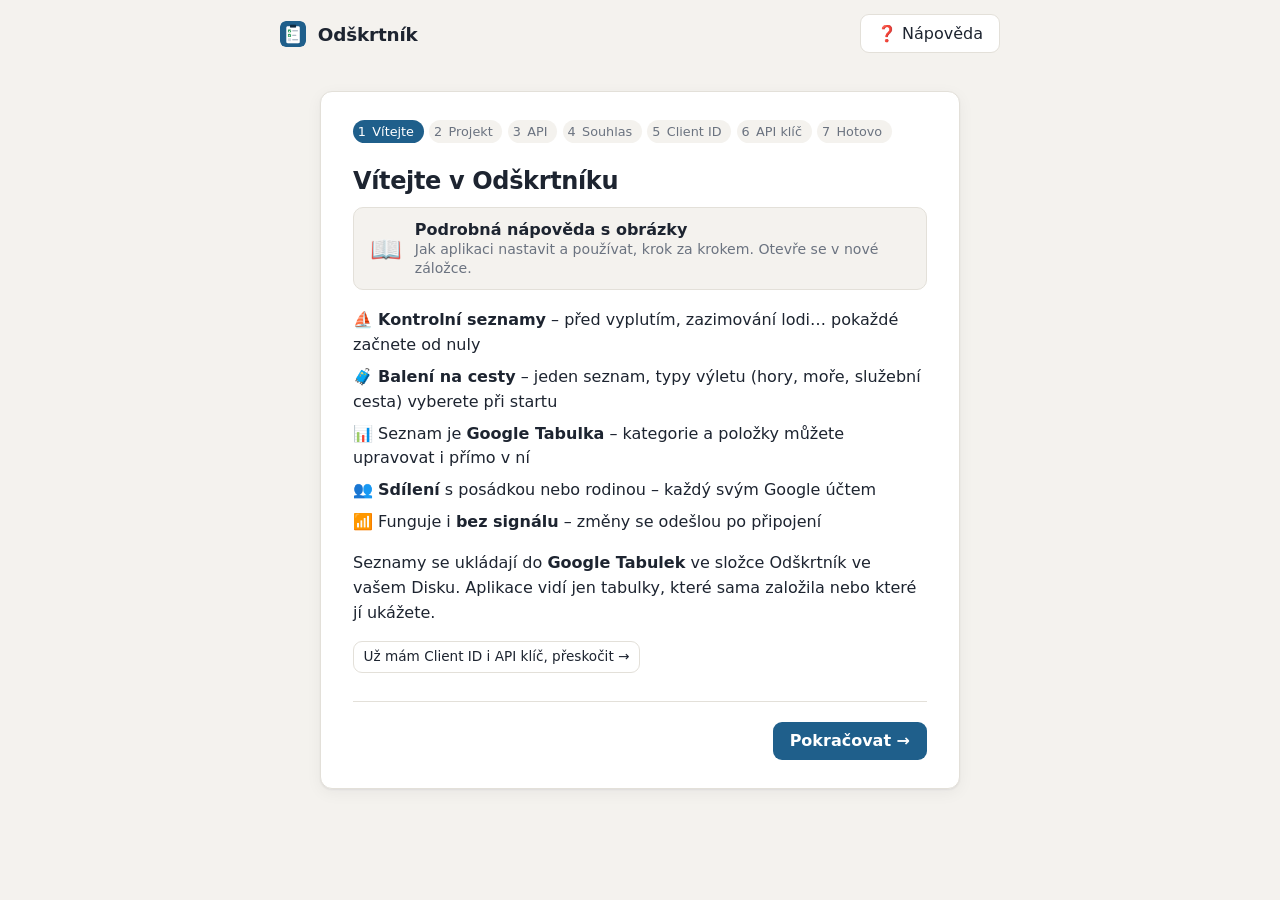
<file: index.html>
<!DOCTYPE html>
<html lang="cs">
<head>
  <meta charset="utf-8">
  <meta name="viewport" content="width=device-width, initial-scale=1, viewport-fit=cover">
  <title>Odškrtník</title>
  <link rel="icon" type="image/png" sizes="32x32" href="icons/favicon-32.png">
  <link rel="manifest" href="manifest.webmanifest">
  <meta name="theme-color" content="#1f5f8b">
  <meta name="description" content="Zaškrtávací seznamy v Google Tabulkách – kontrola před vyplutím, zazimování, balení na cesty.">
  <link rel="apple-touch-icon" href="icons/apple-touch-icon.png">
  <meta name="apple-mobile-web-app-capable" content="yes">
  <meta name="mobile-web-app-capable" content="yes">
  <meta name="apple-mobile-web-app-title" content="Odškrtník">
  <link rel="stylesheet" href="styles.css?v=20261110-1119">
</head>
<body>
  <header class="topbar">
    <a class="brand" href="./" id="brand"><img class="logo" src="icons/icon-192.png" alt="" width="26" height="26"> Odškrtník</a>
    <nav class="top-actions">
      <button id="btn-install-top" class="ghost" hidden title="Nainstalovat jako aplikaci">📲<span class="lbl"> Nainstalovat</span></button>
      <button id="btn-settings" class="ghost" title="Nastavení">⚙︎<span class="lbl"> Nastavení</span></button>
      <a id="btn-help" class="btn ghost" href="help.html" target="_blank" rel="noopener" title="Nápověda">❓<span class="lbl">Nápověda</span></a>
    </nav>
  </header>

  <main>
    <section id="view-file" class="card narrow" hidden>
      <h1>Otevřete aplikaci přes web nebo start.cmd</h1>
      <p>Google přihlášení nefunguje u stránky otevřené přímo ze souboru. Použijte
         <a href="https://n-yachts.github.io/odskrtnik/">n-yachts.github.io/odskrtnik</a>,
         nebo spusťte <code>start.cmd</code> ve složce projektu (otevře se <code>http://localhost:8082</code>).</p>
    </section>

    <!-- Průvodce prvním spuštěním -->
    <section id="view-setup" class="card narrow" hidden>
      <div class="steps" id="setup-steps"></div>
      <div id="setup-body"></div>
      <div class="wizard-nav">
        <button id="setup-back" class="ghost">← Zpět</button>
        <button id="setup-next" class="primary">Pokračovat →</button>
      </div>
    </section>

    <!-- Přihlášení -->
    <section id="view-signin" class="card narrow center" hidden>
      <h1>Přihlášení</h1>
      <p class="muted">Odškrtník ukládá seznamy do Google Tabulek ve vašem Disku. Vidí jen tabulky,
        které sám založil nebo které mu ukážete – ostatní soubory ne.</p>
      <button id="btn-signin" class="primary big">Přihlásit se přes Google</button>
      <p class="hint">Pokud uvidíte „Google tuto aplikaci neověřil“, klikněte na <b>Pokračovat</b>
         (případně <b>Rozšířené</b> → <b>Přejít na …</b>). Je to vaše vlastní aplikace.</p>
      <p class="hint"><a href="help.html#prihlaseni" target="_blank" rel="noopener">📖 Nápověda k přihlášení</a></p>
    </section>

    <!-- Přehled seznamů -->
    <section id="view-lists" hidden>
      <div class="lists-head">
        <h1>Moje seznamy</h1>
        <div class="row-actions">
          <button id="btn-open-shared" class="ghost">📥 Otevřít sdílený</button>
          <button id="btn-new-list" class="primary">+ Nový seznam</button>
        </div>
      </div>
      <div id="lists" class="lists"></div>
    </section>

    <!-- Zpřístupnění seznamu z odkazu -->
    <section id="view-grant" class="card narrow center" hidden>
      <h1>📥 Sdílený seznam</h1>
      <p>Někdo s vámi sdílí seznam. Aby ho Odškrtník mohl otevřít, potvrďte ho jednou
         v okně Google Disku: seznam vyberte a klikněte na <b>Vybrat</b>.</p>
      <button id="btn-grant" class="primary big">Zpřístupnit seznam</button>
      <p><button id="btn-grant-cancel" class="ghost">Zpět na moje seznamy</button></p>
      <p class="hint">Seznam nevidíte? Zkontrolujte, že jste přihlášeni stejným účtem, se kterým byl seznam sdílen.</p>
    </section>

    <!-- Jeden seznam -->
    <section id="view-list" hidden>
      <div class="list-head">
        <button id="btn-back" class="ghost icon-btn" title="Zpět na seznamy">←</button>
        <div class="list-title">
          <h1 id="list-name"></h1>
          <div id="sync" class="sync"></div>
        </div>
        <button id="btn-share" class="ghost">👥<span class="lbl"> Sdílet</span></button>
        <button id="btn-list-menu" class="ghost icon-btn" title="Další možnosti">⋯</button>
      </div>

      <div id="run" class="run"></div>
      <div id="edit-bar" class="edit-bar" hidden>
        <span>✏️ <b>Úpravy seznamu</b> <span class="muted">– klepnutím položku upravíte, šipkami změníte pořadí</span></span>
        <span class="spacer"></span>
        <button id="btn-add-item" class="ghost">+ Položka</button>
        <button id="btn-edit-done" class="primary">Hotovo</button>
      </div>
      <div id="items" class="items"></div>
    </section>

    <div id="loading" class="loading" hidden><div class="spinner"></div></div>
  </main>

  <!-- Nový průchod (vynulování) -->
  <dialog id="dlg-run">
    <form id="form-run" method="dialog" class="dlg-pad">
      <h2>↺ Začít znovu</h2>
      <p class="hint" id="run-intro">Všechna zatržítka se vynulují.</p>
      <div id="run-types-wrap">
        <h3 class="sub">Na co se chystáte?</h3>
        <div class="chips" id="run-types"></div>
        <p class="hint">Vyberte jeden nebo víc typů. Položky bez typu jsou v seznamu vždy.</p>
      </div>
      <label>Název (nepovinné) <input name="title" maxlength="60" placeholder="např. Krkonoše – leden"></label>
      <p id="run-summary" class="run-summary"></p>
      <div class="dlg-actions">
        <span class="spacer"></span>
        <button type="button" class="ghost" data-close>Zrušit</button>
        <button type="submit" class="primary">Začít</button>
      </div>
    </form>
  </dialog>

  <!-- Přidání / úprava položky -->
  <dialog id="dlg-item">
    <form id="form-item" method="dialog" class="dlg-pad">
      <h2 id="item-dlg-title">Upravit položku</h2>
      <label>Položka <input name="name" required maxlength="100"></label>
      <label>Kategorie <input name="cat" list="cat-list" maxlength="40" placeholder="např. Motor, Oblečení" autocomplete="off"></label>
      <datalist id="cat-list"></datalist>
      <label>Typy <input name="types" maxlength="100" placeholder="prázdné = vždy; např. hory, moře" autocomplete="off"></label>
      <div class="chips type-pick" id="item-types"></div>
      <label>Poznámka <input name="note" maxlength="160" placeholder="např. kde to je, kolik kusů…"></label>
      <p id="item-meta" class="hint"></p>
      <div class="dlg-actions">
        <button type="button" id="btn-item-delete" class="danger">Smazat</button>
        <span class="spacer"></span>
        <button type="button" class="ghost" data-close>Zrušit</button>
        <button type="submit" class="primary" id="btn-item-save">Uložit</button>
      </div>
    </form>
  </dialog>

  <!-- Nový / přejmenovat seznam -->
  <dialog id="dlg-list">
    <form id="form-list" method="dialog" class="dlg-pad">
      <h2 id="list-dlg-title">Nový seznam</h2>
      <div id="template-wrap">
        <h3 class="sub">Začít z předlohy</h3>
        <div class="templates" id="templates"></div>
      </div>
      <label>Název <input name="name" required maxlength="40" placeholder="např. Před vyplutím"></label>
      <div class="dlg-actions">
        <span class="spacer"></span>
        <button type="button" class="ghost" data-close>Zrušit</button>
        <button type="submit" class="primary" id="btn-list-save">Vytvořit</button>
      </div>
    </form>
  </dialog>

  <!-- Další možnosti seznamu -->
  <dialog id="dlg-menu">
    <div class="dlg-pad">
      <h2 id="menu-title">Seznam</h2>
      <div class="menu">
        <button id="m-edit" class="ghost">✏️ Upravit položky</button>
        <button id="m-history" class="ghost">📜 Historie průchodů</button>
        <button id="m-rename" class="ghost">🏷️ Přejmenovat</button>
        <button id="m-sheet" class="ghost">📊 Otevřít v Google Tabulkách</button>
        <button id="m-delete" class="danger">🗑️ Smazat seznam</button>
      </div>
      <div class="dlg-actions"><span class="spacer"></span><button class="primary" data-close>Zavřít</button></div>
    </div>
  </dialog>

  <!-- Historie -->
  <dialog id="dlg-history">
    <div class="dlg-pad">
      <h2>📜 Historie průchodů</h2>
      <ul id="history" class="history"></ul>
      <div class="dlg-actions"><span class="spacer"></span><button class="primary" data-close>Zavřít</button></div>
    </div>
  </dialog>

  <!-- Sdílení -->
  <dialog id="dlg-share">
    <form id="form-share" method="dialog" class="dlg-pad">
      <h2>Sdílet seznam</h2>
      <p class="hint">Zadejte e-mail Google účtu. Dotyčnému přijde e-mail s odkazem; seznam si otevře ve svém Odškrtníku a může ho odškrtávat i upravovat.</p>
      <div class="row share-row">
        <label>E-mail <input name="email" type="email" required placeholder="jmeno@gmail.com" autocomplete="email"></label>
        <button type="submit" class="primary">Sdílet</button>
      </div>
      <h3 class="sub">Kdo má přístup</h3>
      <ul id="people" class="people"></ul>
      <h3 class="sub">Odkaz na seznam</h3>
      <div class="copyline"><code id="share-link"></code><button type="button" class="ghost small" id="btn-copy-link">Kopírovat</button></div>
      <p class="hint">Odkaz funguje jen lidem, se kterými je seznam sdílený.</p>
      <div class="dlg-actions"><span class="spacer"></span><button type="button" class="primary" data-close>Hotovo</button></div>
    </form>
  </dialog>

  <!-- Nastavení -->
  <dialog id="dlg-settings">
    <div class="dlg-pad">
      <h2>Nastavení</h2>
      <dl class="kv">
        <dt>Účet</dt><dd id="set-user"></dd>
        <dt>Client ID</dt><dd id="set-client" class="mono"></dd>
        <dt>API klíč</dt><dd id="set-key" class="mono"></dd>
        <dt>Adresa aplikace</dt><dd id="set-origin" class="mono"></dd>
        <dt>Verze</dt><dd id="set-ver" class="mono"></dd>
      </dl>
      <h3 class="sub">Aplikace v telefonu a počítači</h3>
      <p id="install-info" class="hint"></p>
      <div class="dlg-actions wrap"><button id="btn-install" class="primary" hidden>📲 Nainstalovat aplikaci</button></div>
      <h3 class="sub">Účet</h3>
      <div class="dlg-actions wrap">
        <button id="btn-signout" class="ghost">Odhlásit</button>
        <button id="btn-reset" class="danger">Znovu spustit průvodce</button>
        <span class="spacer"></span>
        <button class="primary" data-close>Zavřít</button>
      </div>
    </div>
  </dialog>

  <div id="toast" class="toast" role="status" popover="manual"></div>

  <script type="module" src="js/app.js?v=20261110-1119"></script>
</body>
</html>
</file>
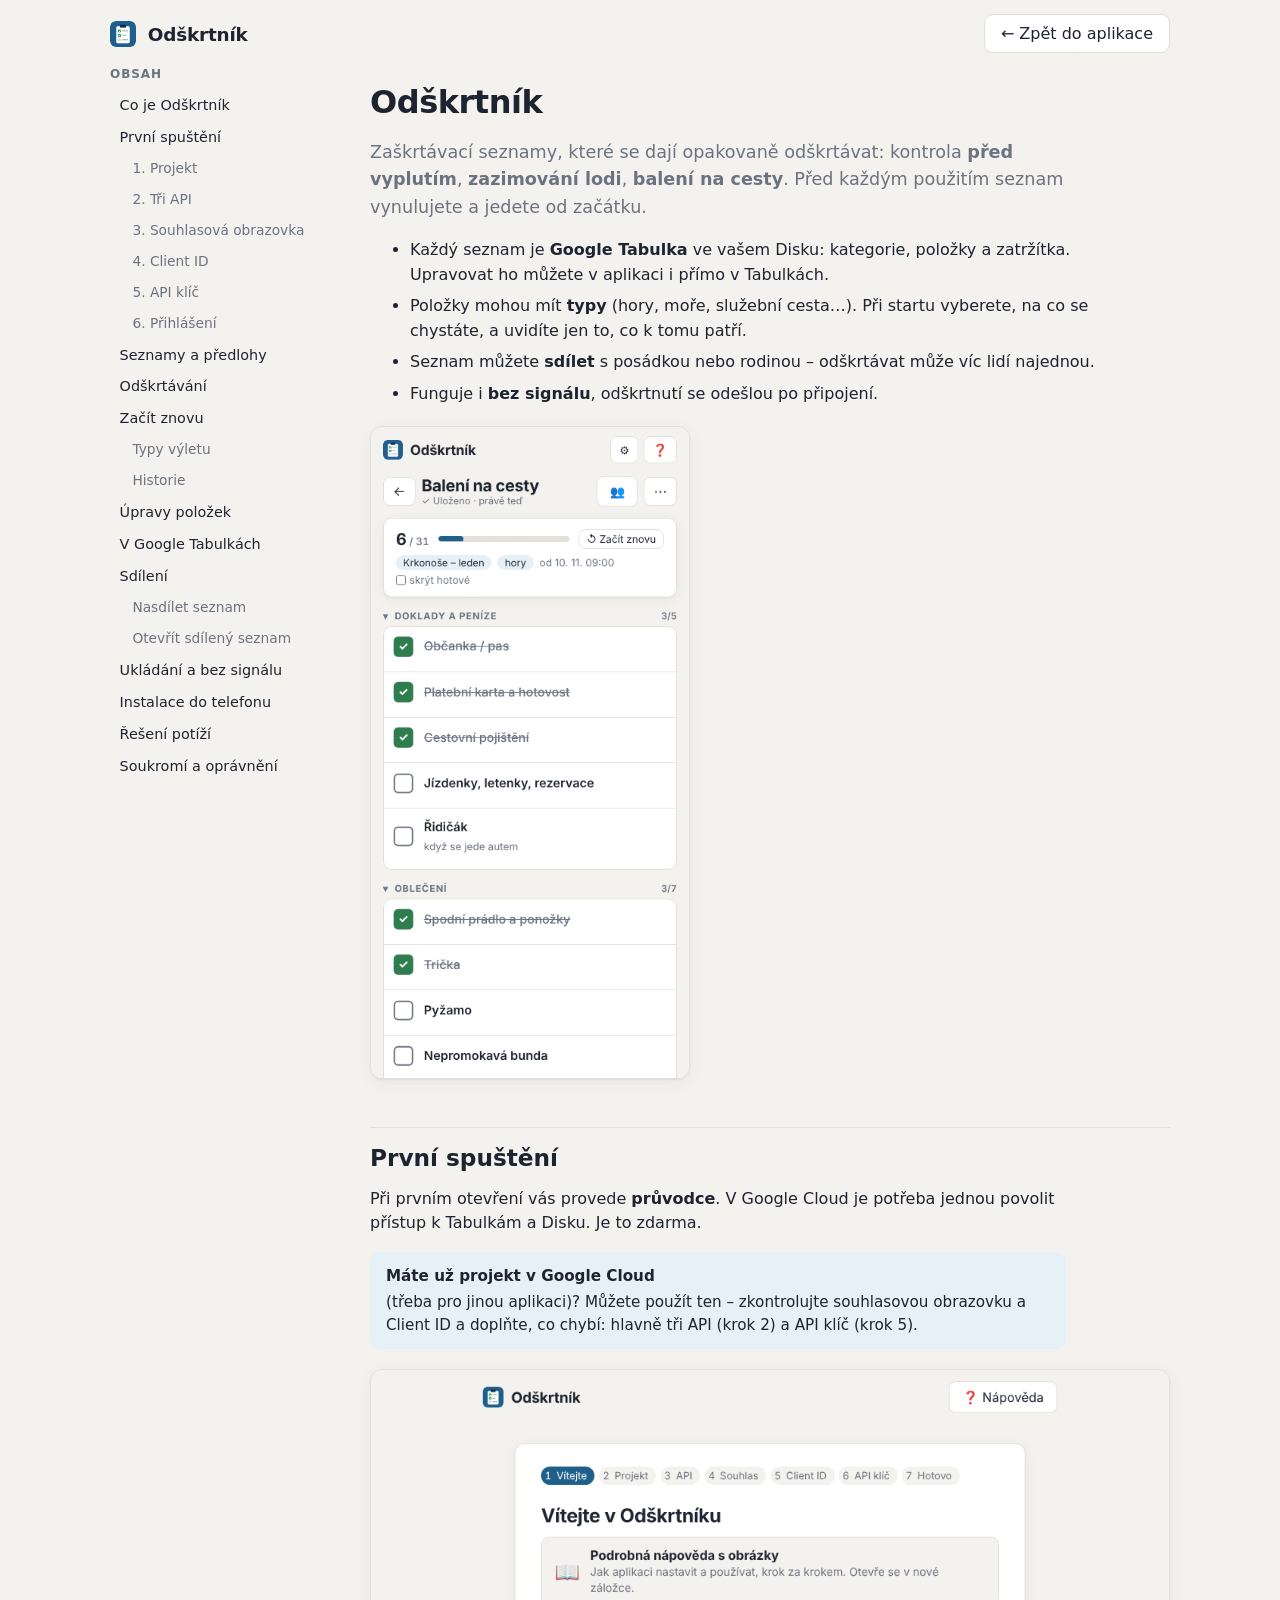
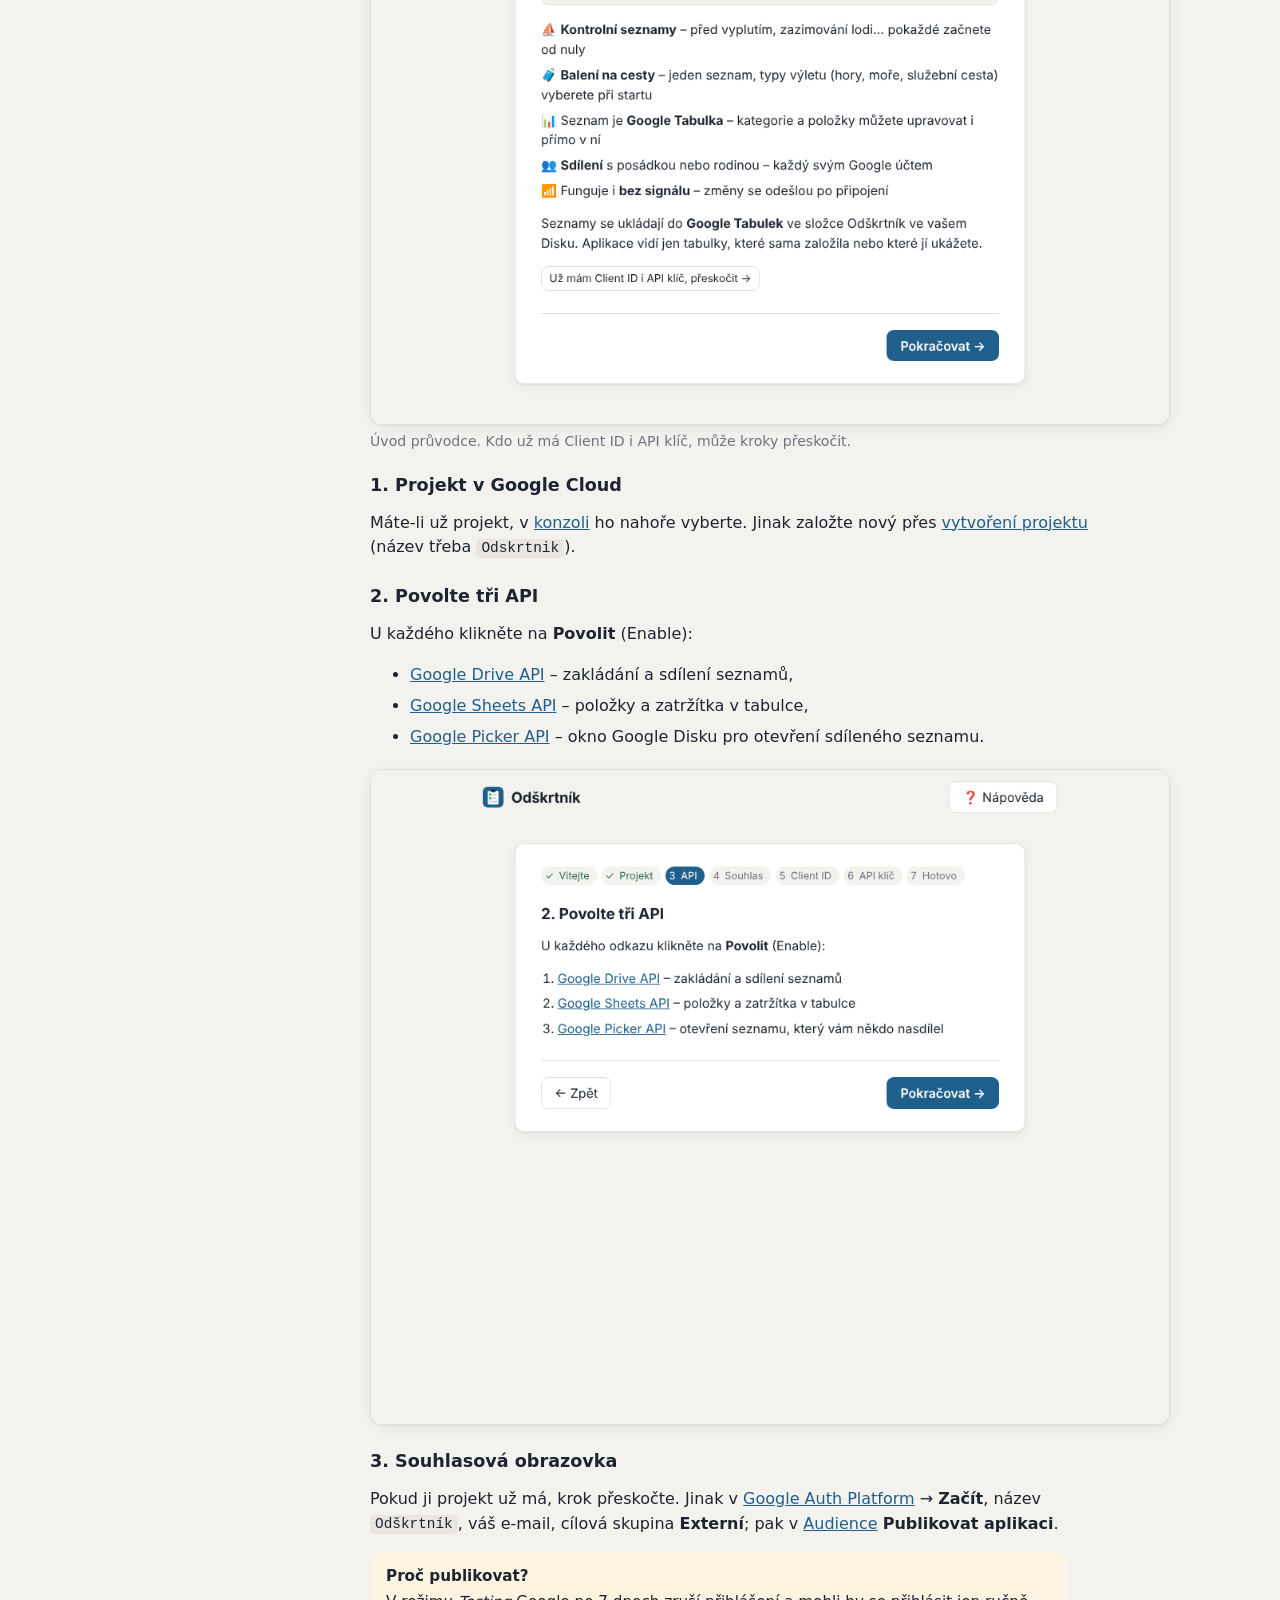
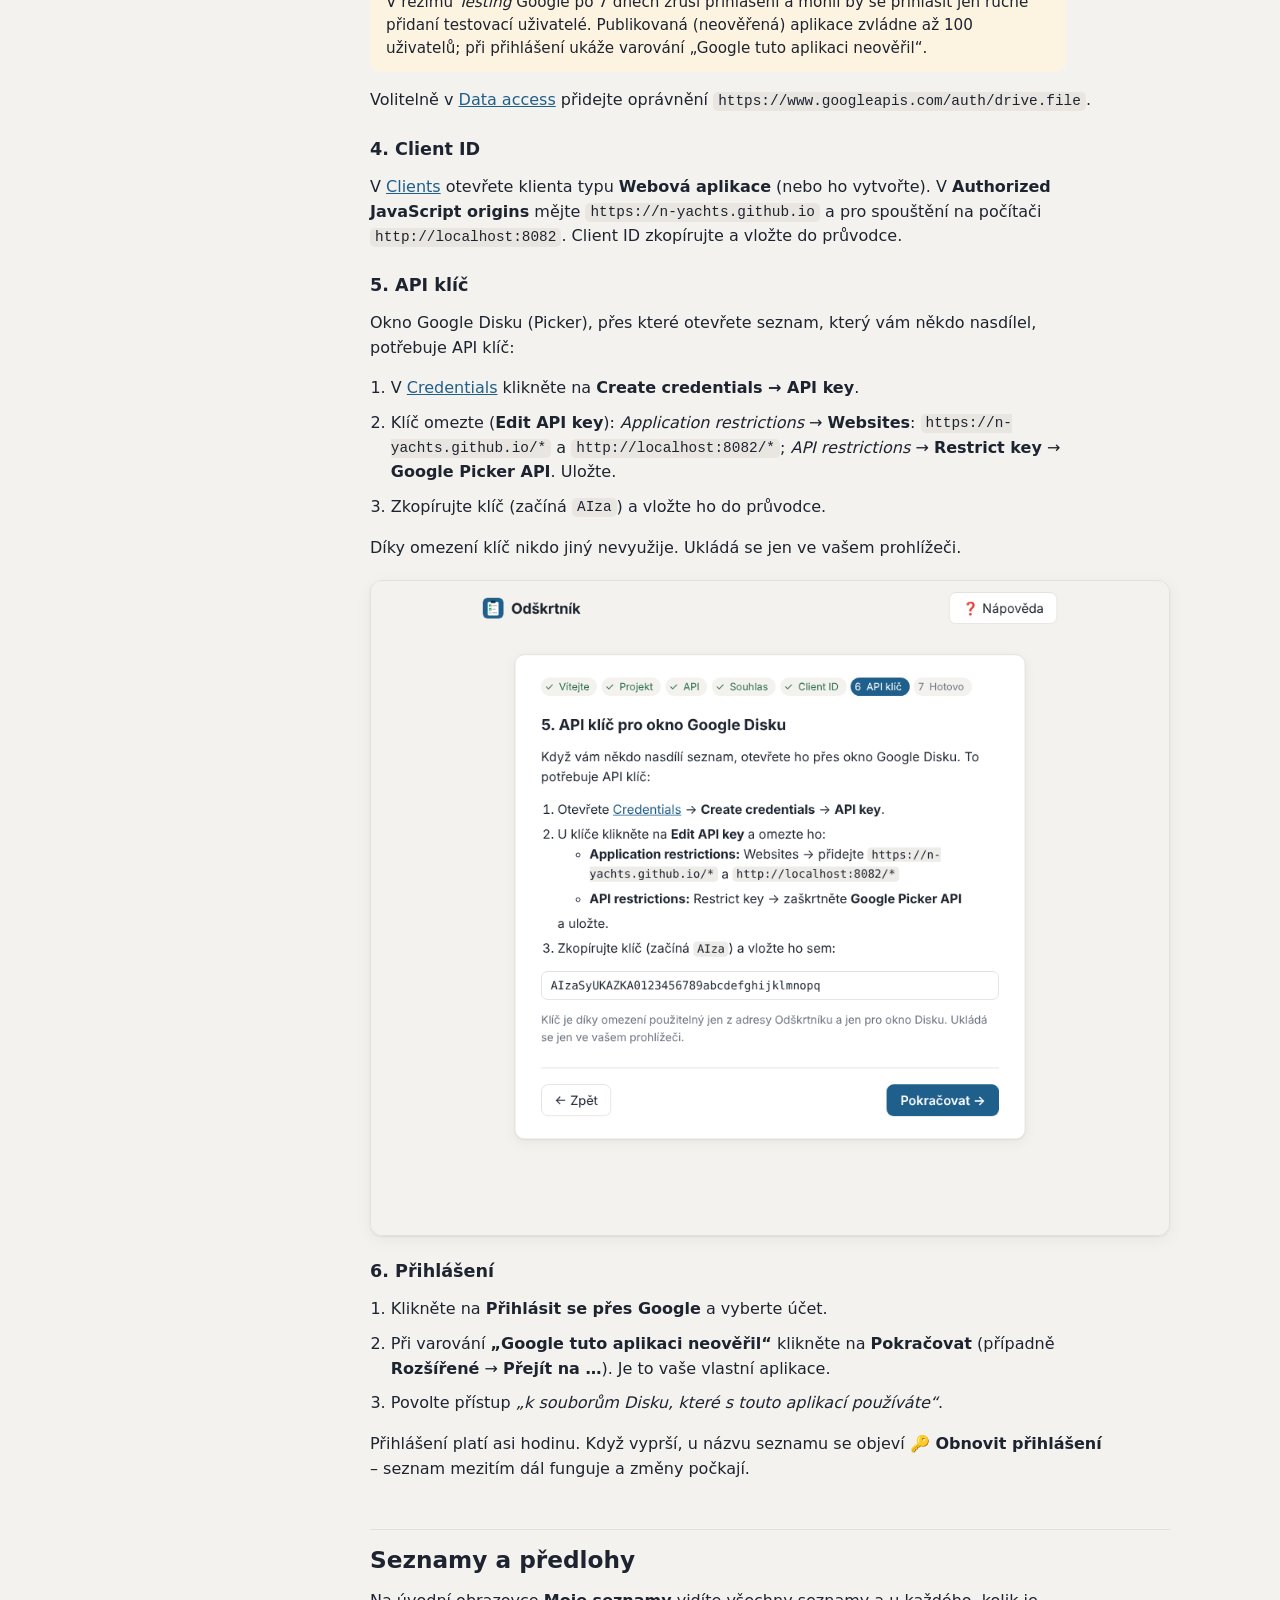
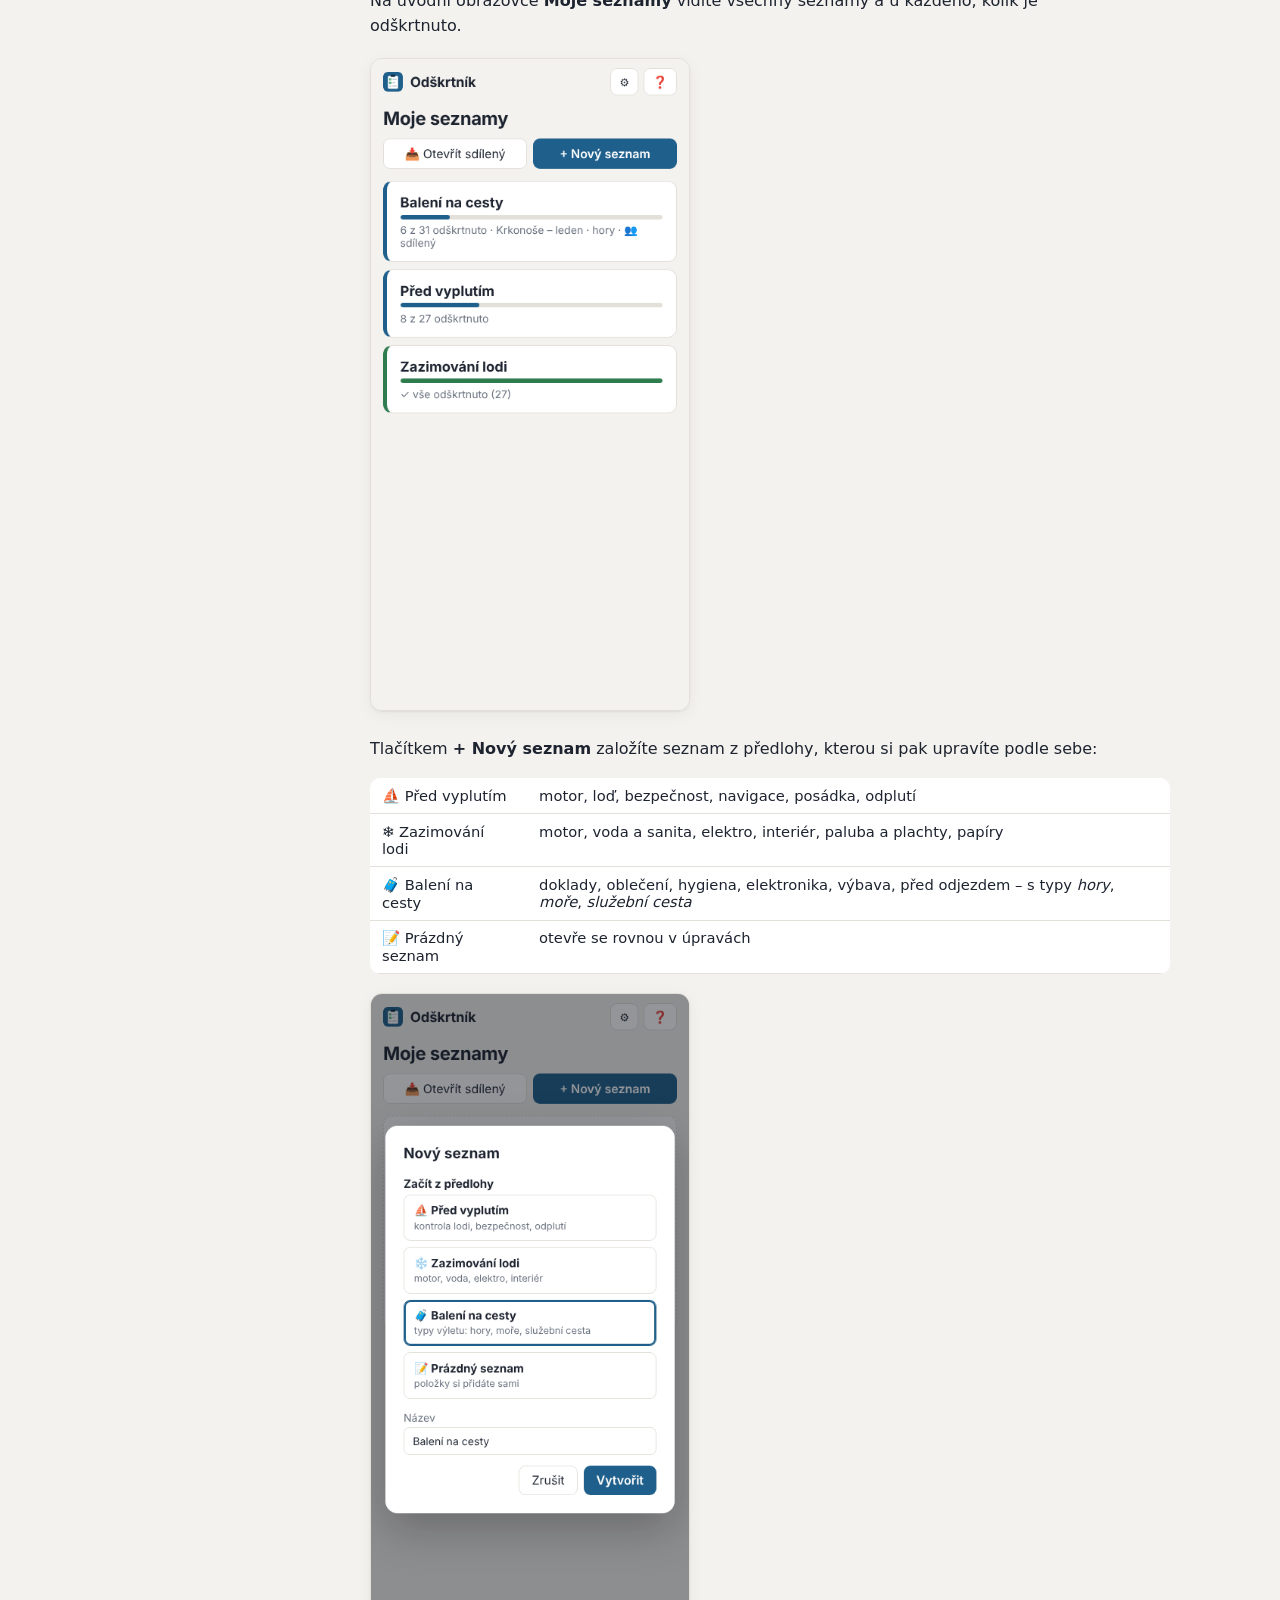
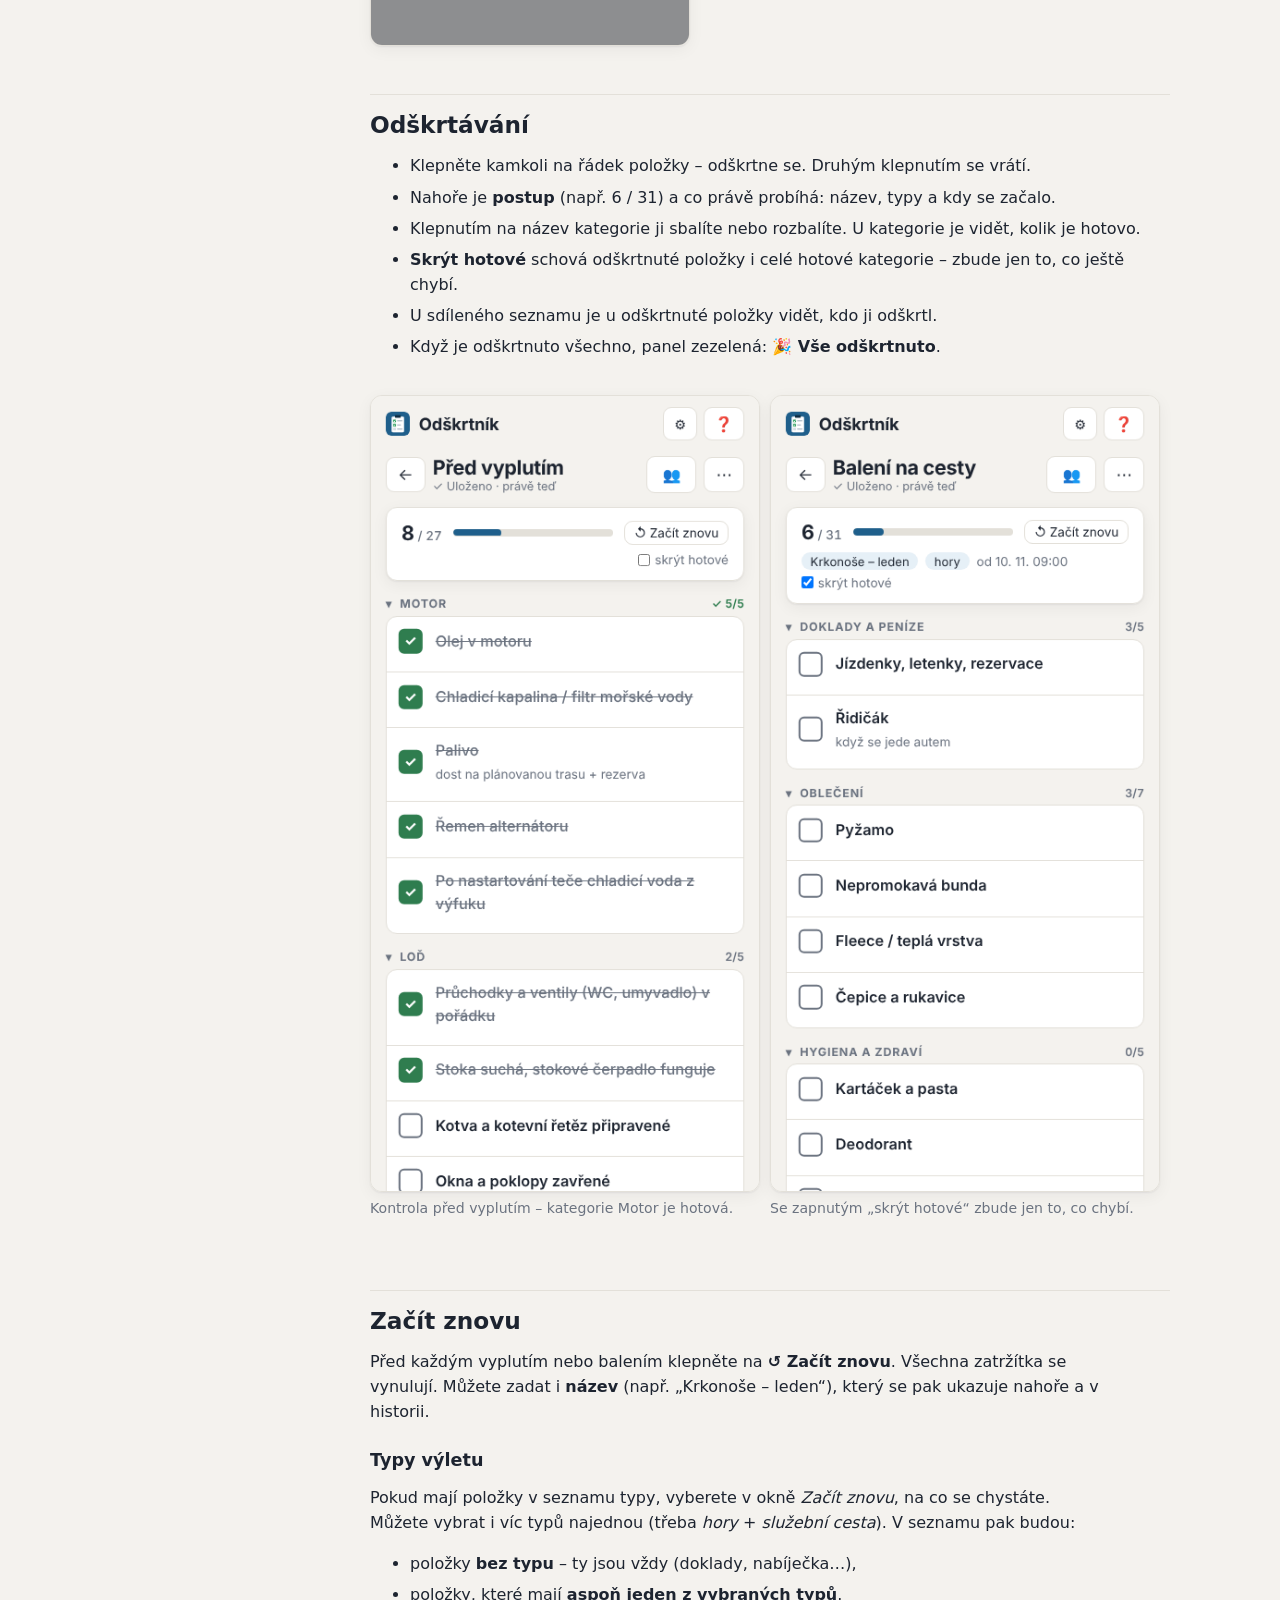
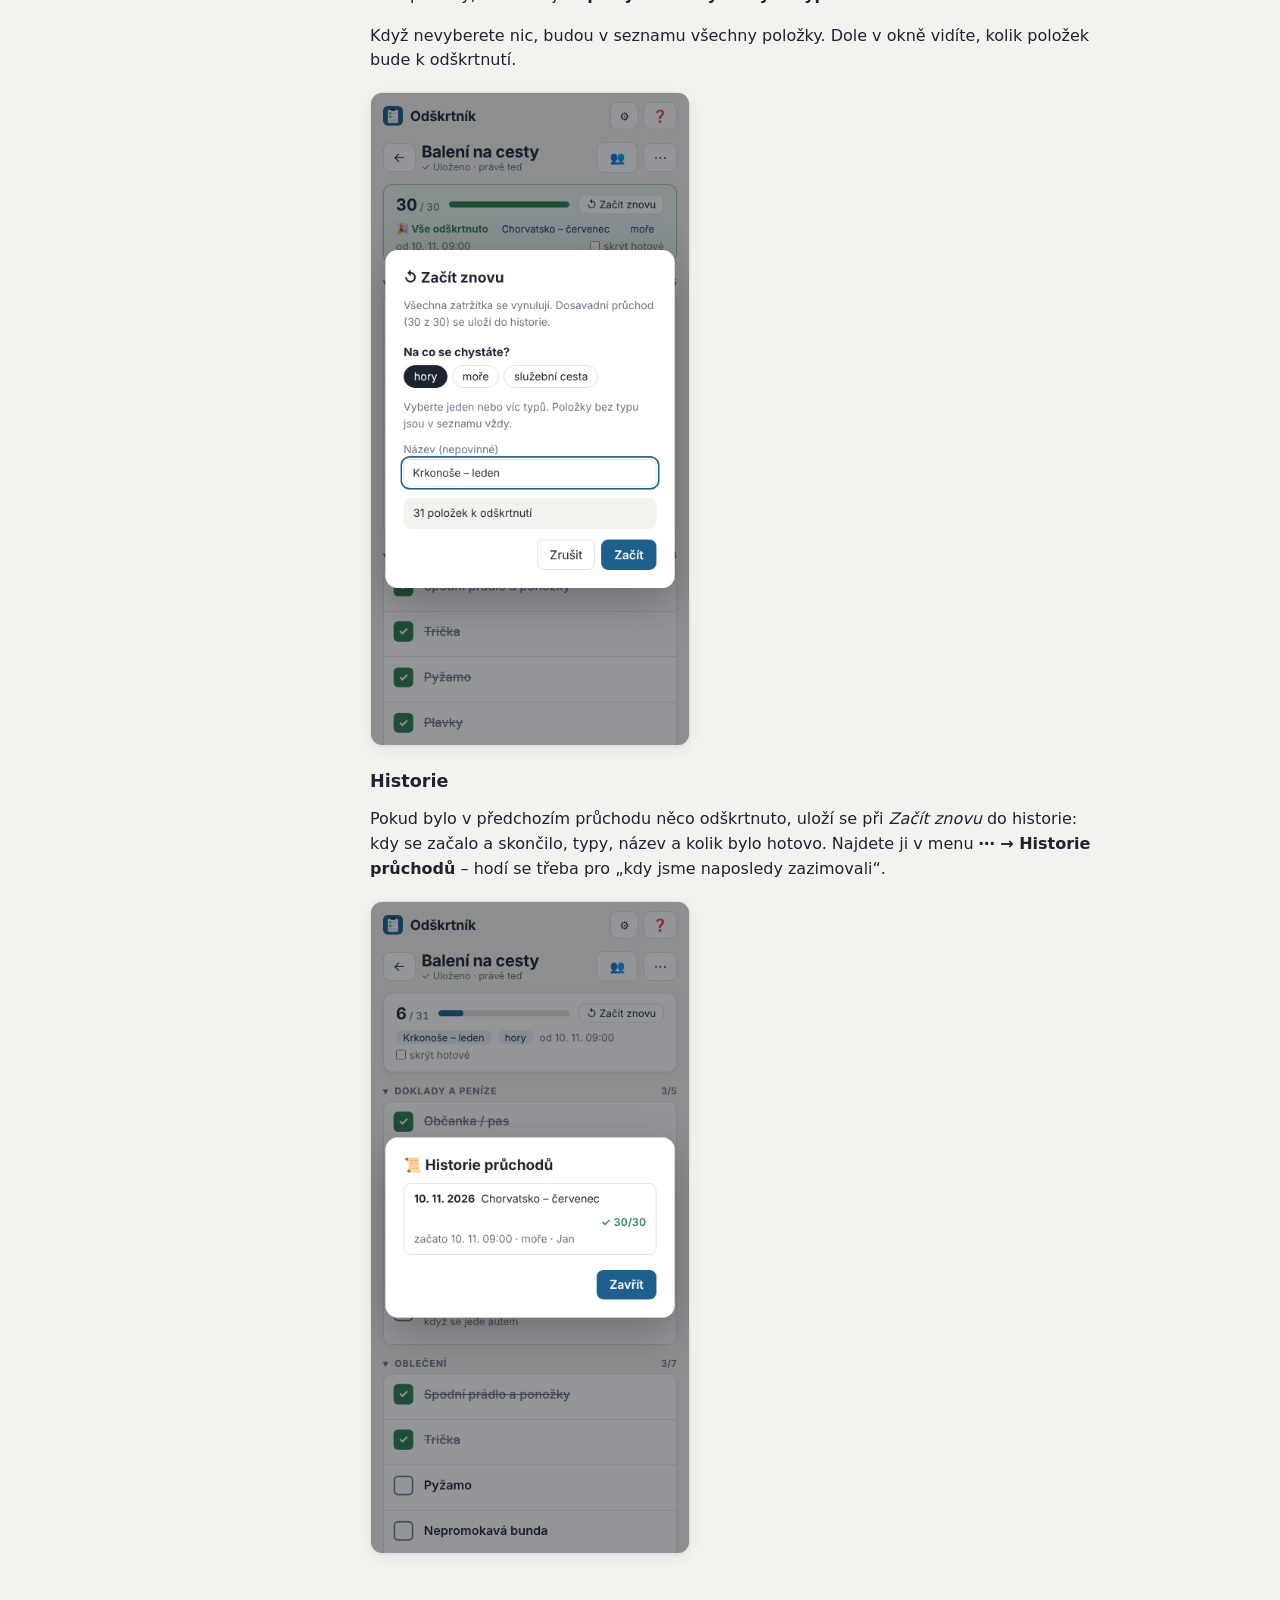
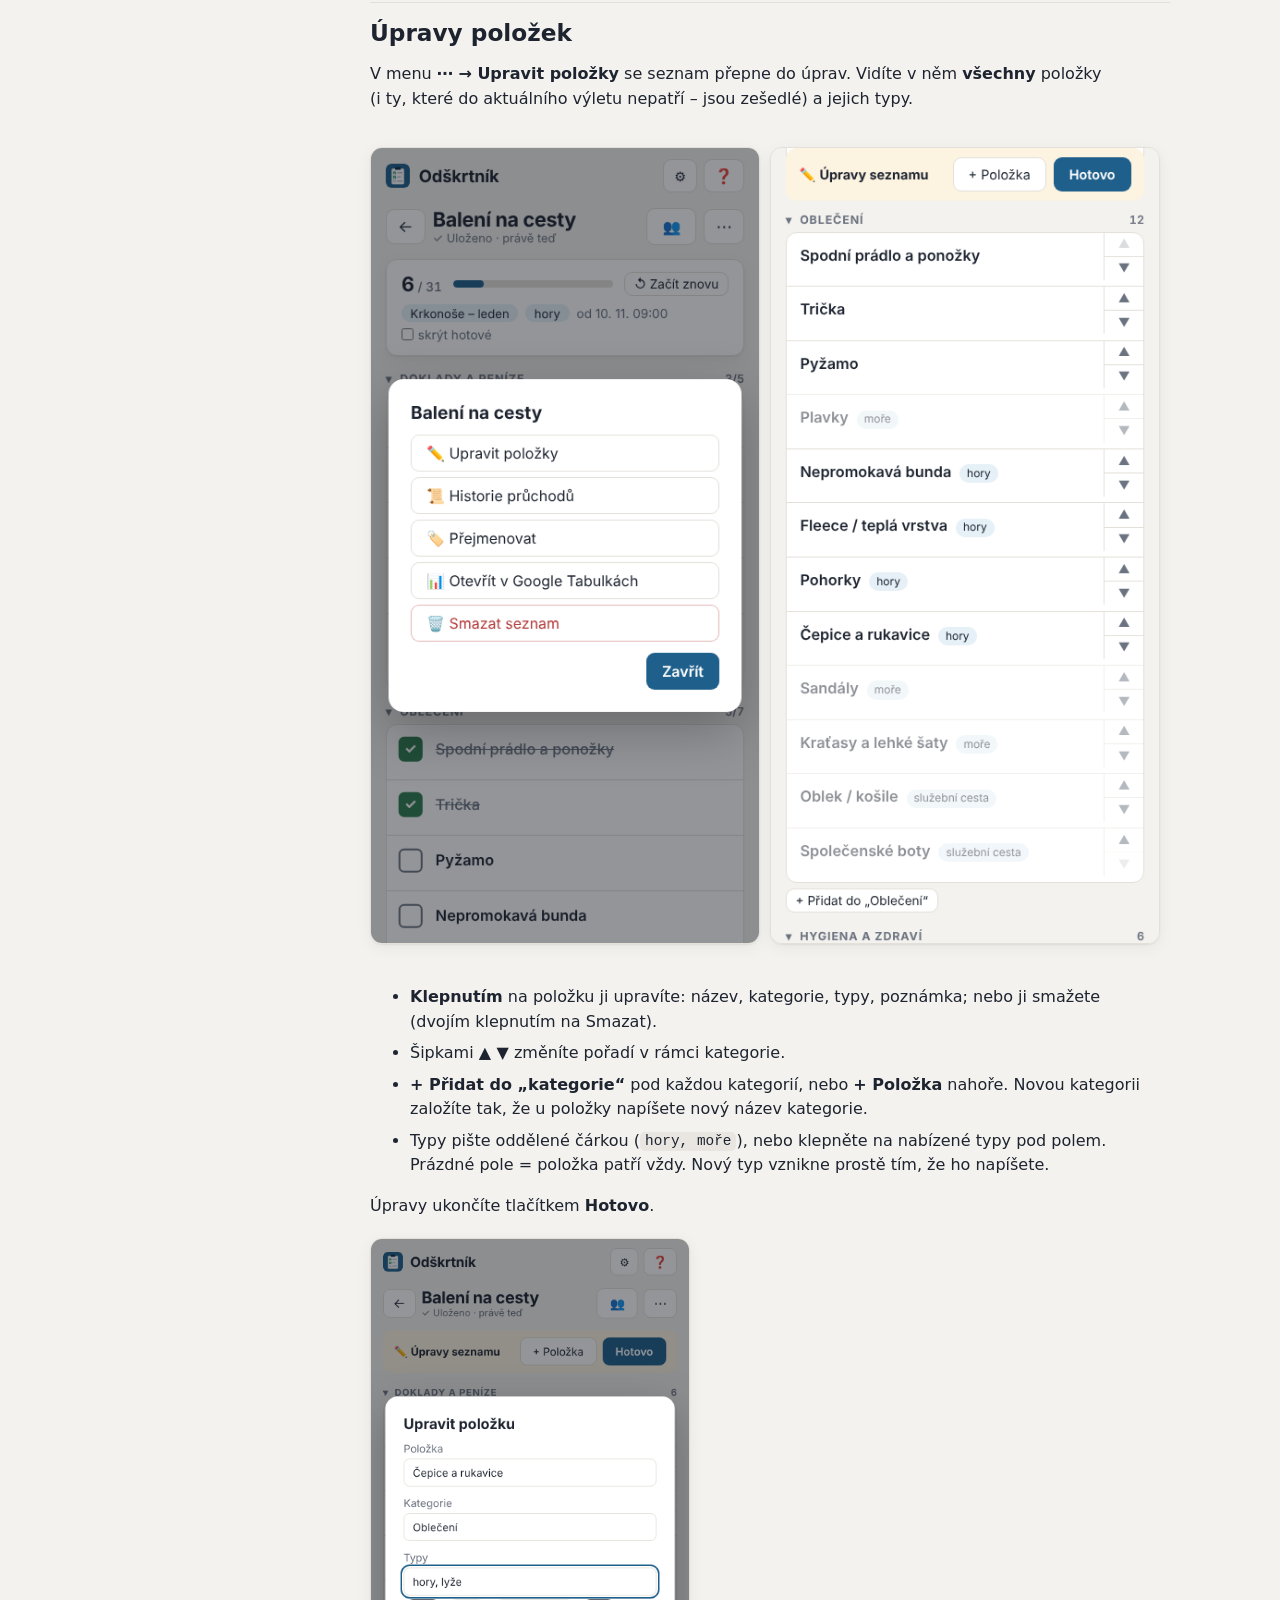
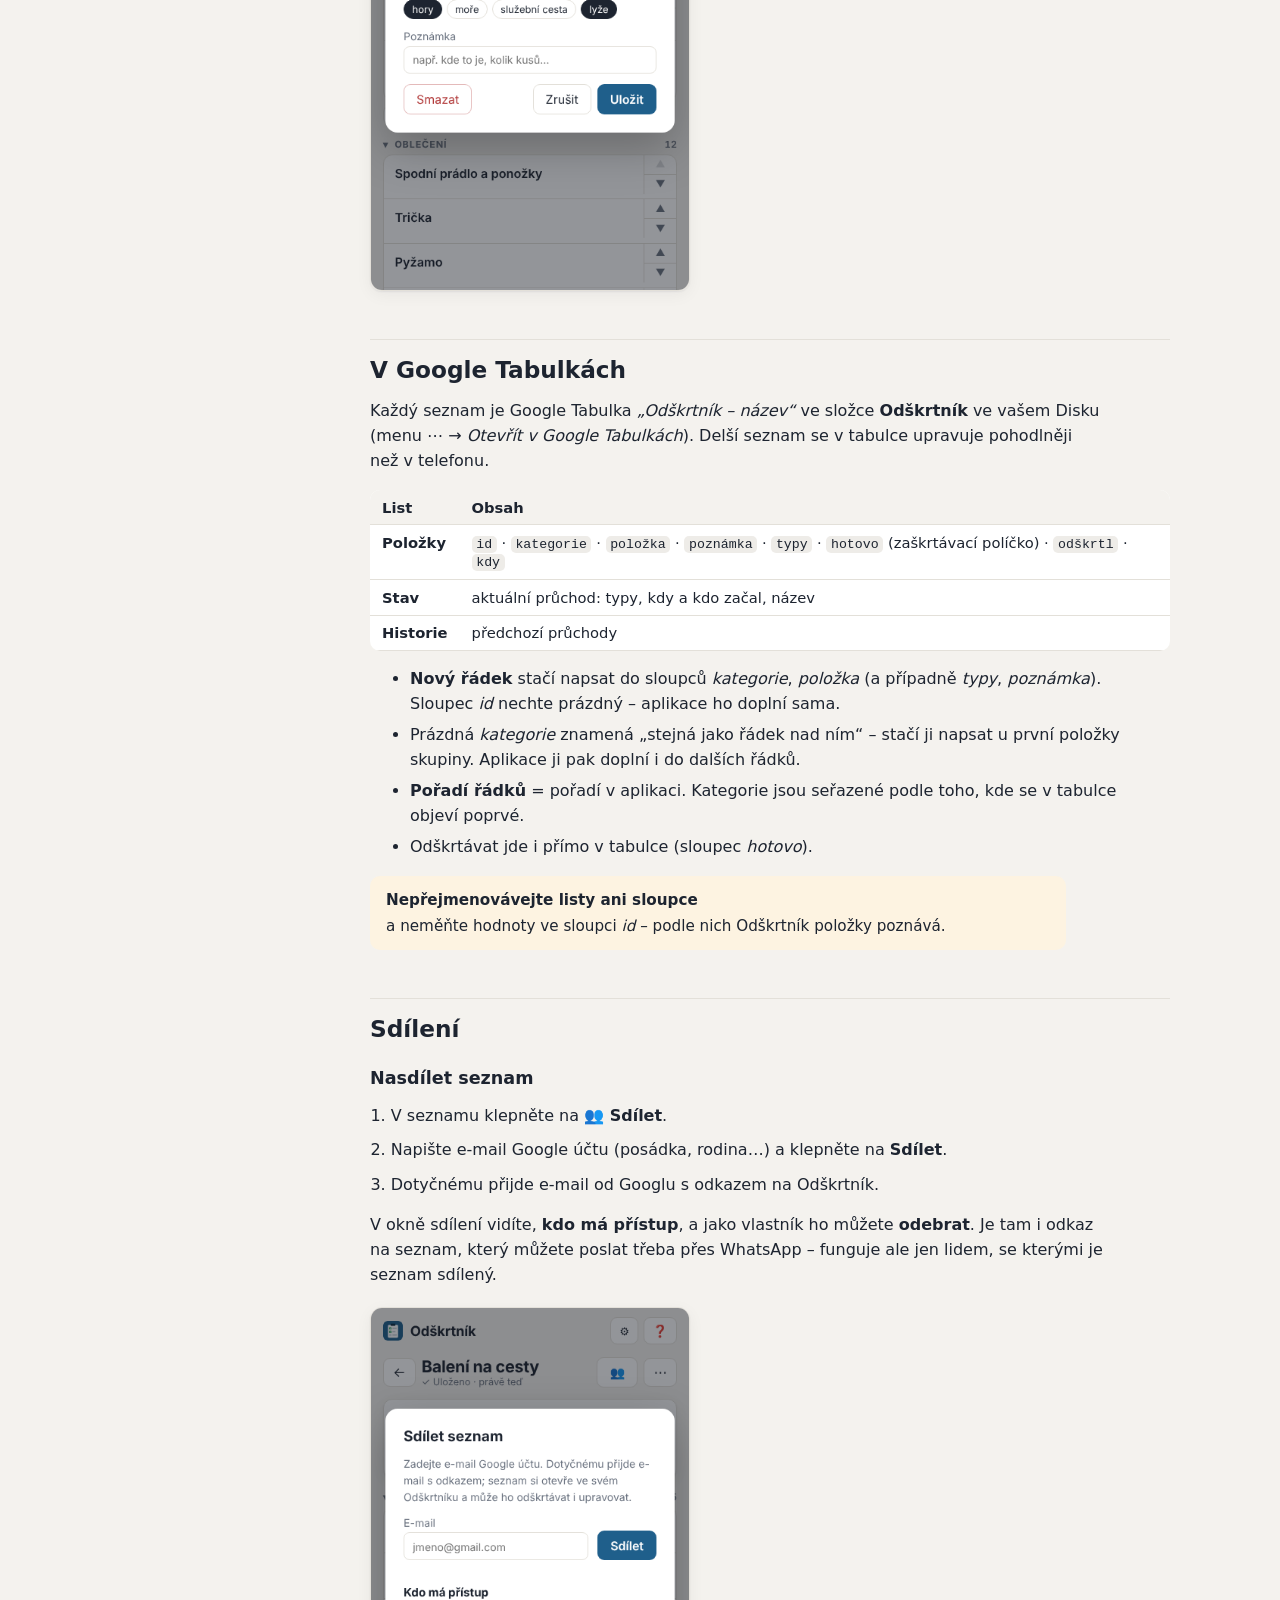
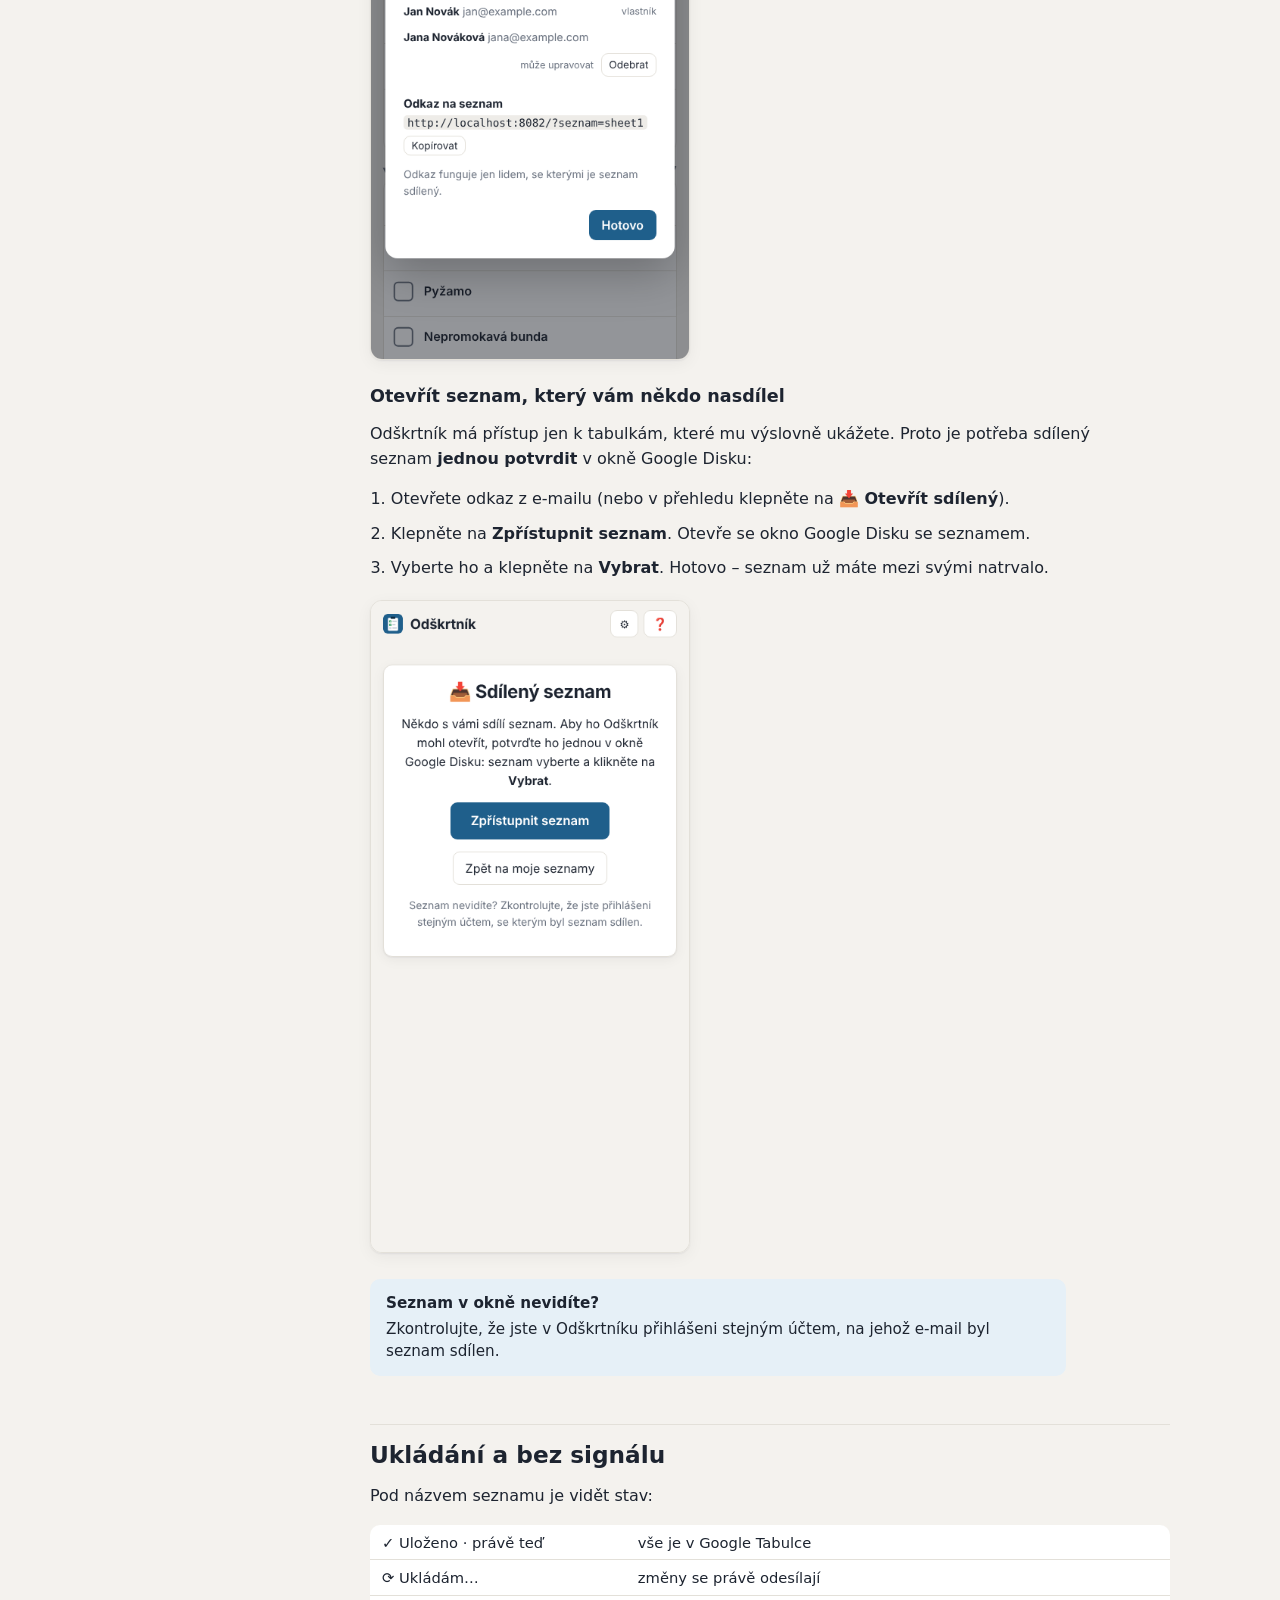
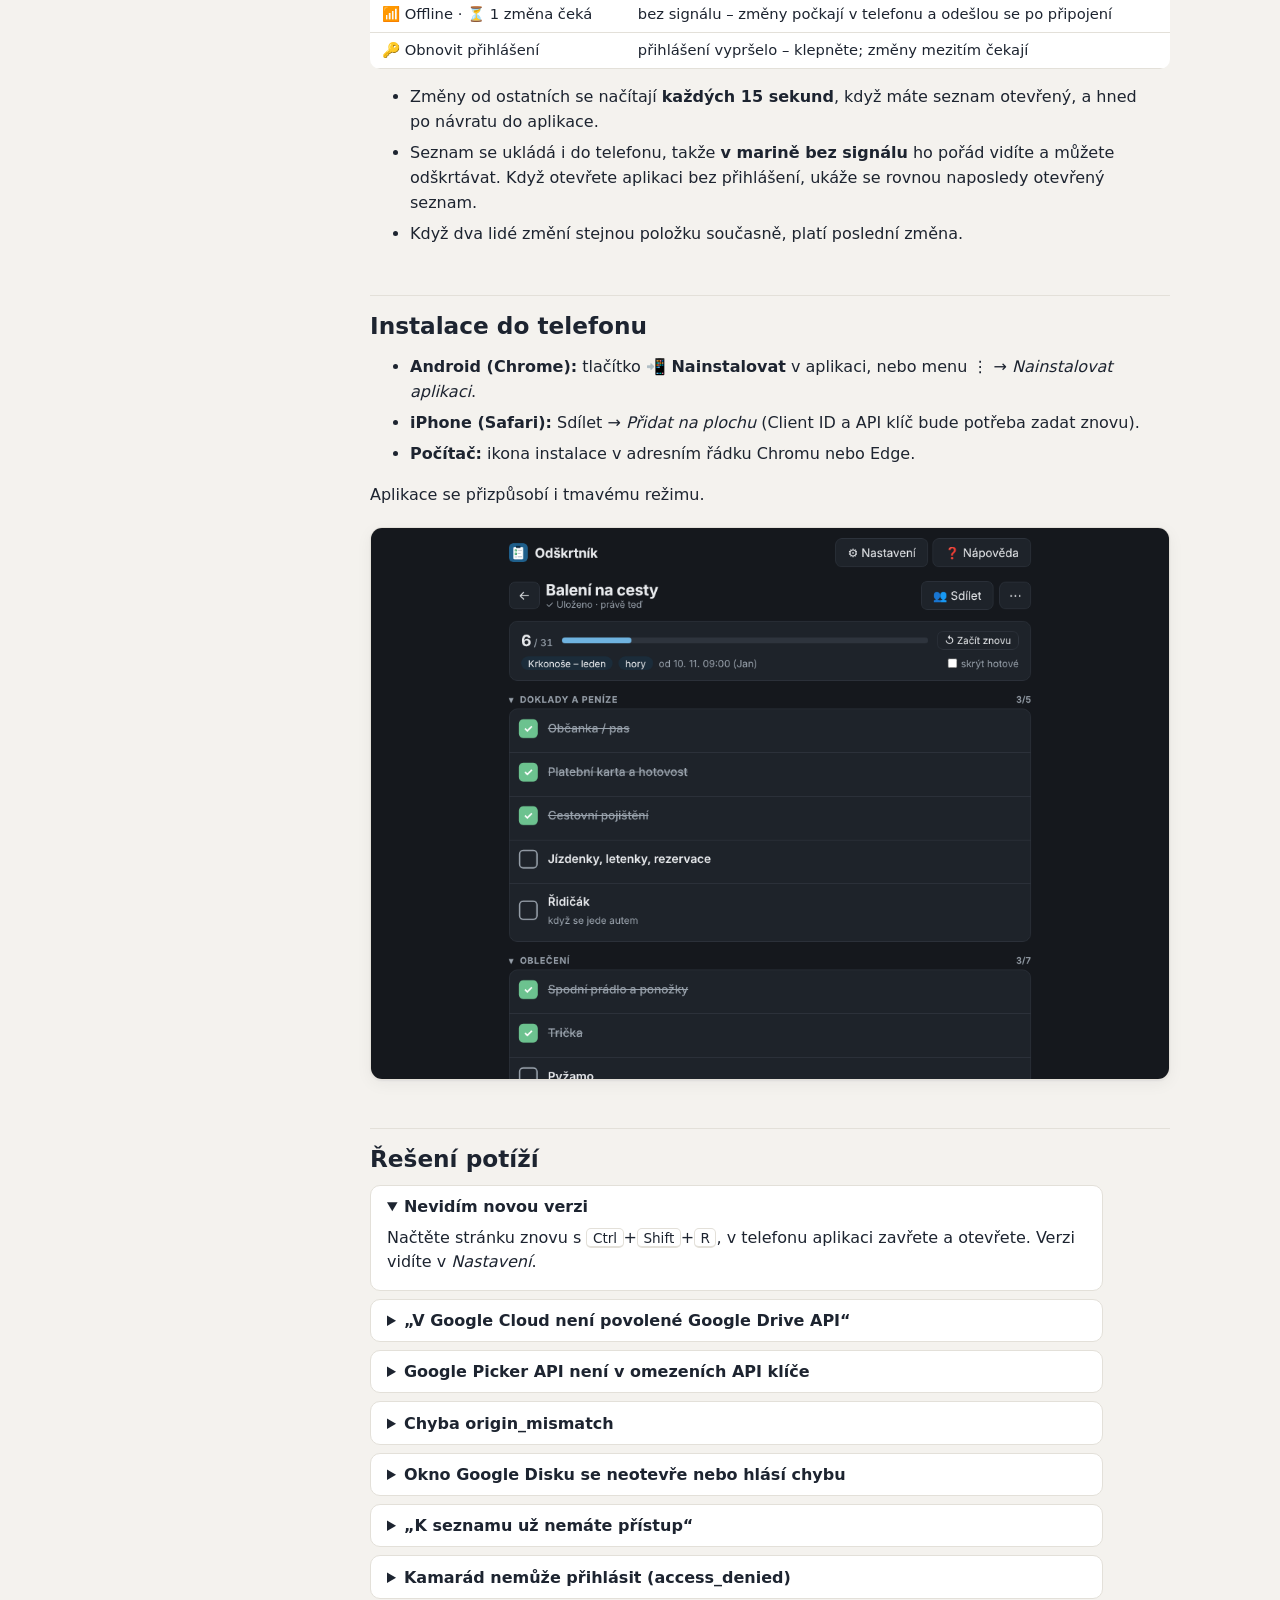
<file: help.html>
<!DOCTYPE html>
<html lang="cs">
<head>
  <meta charset="utf-8">
  <meta name="viewport" content="width=device-width, initial-scale=1">
  <title>Nápověda – Odškrtník</title>
  <link rel="icon" type="image/png" sizes="32x32" href="icons/favicon-32.png">
  <meta name="theme-color" content="#1f5f8b">
  <link rel="stylesheet" href="styles.css?v=20261110-1119">
  <style>
    .help { display: grid; grid-template-columns: 220px 1fr; gap: 2.5rem; max-width: 1100px; margin: 0 auto; padding: 0 1.25rem 5rem; }
    .toc { position: sticky; top: 1rem; align-self: start; max-height: calc(100vh - 2rem); overflow: auto; font-size: .9rem; }
    .toc b { display: block; font-size: .75rem; text-transform: uppercase; letter-spacing: .08em; color: var(--muted); margin: 0 0 .5rem; }
    .toc ol { list-style: none; padding: 0; margin: 0; }
    .toc li { margin: 0; }
    .toc a { display: block; padding: .3rem .6rem; border-radius: 7px; color: var(--ink); text-decoration: none; }
    .toc a:hover { background: var(--surface); }
    .toc ol ol a { padding-left: 1.4rem; color: var(--muted); font-size: .86rem; }
    article { min-width: 0; }
    article section { padding-top: .5rem; margin-bottom: 2.5rem; scroll-margin-top: 1rem; }
    article h1 { font-size: 2rem; margin: .5rem 0 .5rem; }
    article h2 { font-size: 1.45rem; margin: 0 0 .8rem; padding-top: 1rem; border-top: 1px solid var(--line); }
    article h3 { font-size: 1.1rem; margin: 1.6rem 0 .5rem; scroll-margin-top: 1rem; }
    article p, article li { max-width: 72ch; }
    .lead { font-size: 1.1rem; color: var(--muted); max-width: 64ch; }
    figure { margin: 1.2rem 0 1.6rem; }
    figure img { display: block; max-width: 100%; height: auto; border: 1px solid var(--line); border-radius: 12px; box-shadow: var(--shadow); }
    figure.phone img { max-width: 300px; }
    figure.half { display: inline-block; vertical-align: top; width: calc(50% - .6rem); margin-right: .6rem; }
    figcaption { color: var(--muted); font-size: .88rem; margin-top: .5rem; }
    .tip, .warn { border-radius: 10px; padding: .8rem 1rem; margin: 1rem 0; max-width: 72ch; font-size: .95rem; line-height: 1.5; }
    .tip { background: var(--soon-bg); }
    .warn { background: var(--warn-bg); }
    .tip b:first-child, .warn b:first-child { display: block; margin-bottom: .2rem; }
    table { border-collapse: collapse; width: 100%; max-width: 820px; font-size: .92rem; margin: 1rem 0; background: var(--surface); border-radius: 10px; overflow: hidden; }
    th, td { text-align: left; padding: .55rem .75rem; border-bottom: 1px solid var(--line); vertical-align: top; }
    th { background: var(--bg); font-weight: 600; }
    kbd { font-family: inherit; font-size: .85em; border: 1px solid var(--line); border-bottom-width: 2px; border-radius: 5px; padding: .05em .4em; background: var(--surface); }
    .steps-list > li { margin-bottom: .6rem; }
    .back { display: inline-block; margin: 1rem 0 0; }
    details.faq { background: var(--surface); border: 1px solid var(--line); border-radius: 10px; padding: .7rem 1rem; margin: .5rem 0; max-width: 72ch; }
    details.faq summary { color: var(--ink); font-weight: 600; }
    details.faq p { margin: .6rem 0 .2rem; }
    @media (max-width: 860px) {
      .help { grid-template-columns: 1fr; gap: 0; }
      .toc { position: static; max-height: none; background: var(--surface); border: 1px solid var(--line); border-radius: 12px; padding: 1rem; margin-bottom: 1.5rem; }
      figure.half { display: block; width: auto; margin-right: 0; }
    }
  </style>

  <style>figure.phone img { max-width: 320px; } main, .topbar { max-width: 1100px; }</style>
</head>
<body>
  <header class="topbar" style="max-width:1100px">
    <a class="brand" href="./"><img class="logo" src="icons/icon-192.png" alt="" width="26" height="26"> Odškrtník</a>
    <nav class="top-actions"><a class="btn ghost" href="./">← Zpět do aplikace</a></nav>
  </header>

  <div class="help">
    <nav class="toc" aria-label="Obsah">
      <b>Obsah</b>
      <ol>
        <li><a href="#uvod">Co je Odškrtník</a></li>
        <li><a href="#nastaveni">První spuštění</a>
          <ol>
            <li><a href="#krok-projekt">1. Projekt</a></li>
            <li><a href="#krok-api">2. Tři API</a></li>
            <li><a href="#krok-souhlas">3. Souhlasová obrazovka</a></li>
            <li><a href="#krok-client">4. Client ID</a></li>
            <li><a href="#krok-klic">5. API klíč</a></li>
            <li><a href="#prihlaseni">6. Přihlášení</a></li>
          </ol>
        </li>
        <li><a href="#seznamy">Seznamy a předlohy</a></li>
        <li><a href="#odskrtavani">Odškrtávání</a></li>
        <li><a href="#znovu">Začít znovu</a>
          <ol>
            <li><a href="#typy">Typy výletu</a></li>
            <li><a href="#historie">Historie</a></li>
          </ol>
        </li>
        <li><a href="#upravy">Úpravy položek</a></li>
        <li><a href="#tabulky">V Google Tabulkách</a></li>
        <li><a href="#sdileni">Sdílení</a>
          <ol>
            <li><a href="#sdileni-poslat">Nasdílet seznam</a></li>
            <li><a href="#sdileni-otevrit">Otevřít sdílený seznam</a></li>
          </ol>
        </li>
        <li><a href="#synchronizace">Ukládání a bez signálu</a></li>
        <li><a href="#instalace">Instalace do telefonu</a></li>
        <li><a href="#potize">Řešení potíží</a></li>
        <li><a href="#soukromi">Soukromí a oprávnění</a></li>
      </ol>
    </nav>

    <article>
      <section id="uvod">
        <h1>Odškrtník</h1>
        <p class="lead">Zaškrtávací seznamy, které se dají opakovaně odškrtávat: kontrola <b>před vyplutím</b>,
          <b>zazimování lodi</b>, <b>balení na cesty</b>. Před každým použitím seznam vynulujete a jedete od začátku.</p>
        <ul>
          <li>Každý seznam je <b>Google Tabulka</b> ve vašem Disku: kategorie, položky a zatržítka. Upravovat ho můžete
            v aplikaci i přímo v Tabulkách.</li>
          <li>Položky mohou mít <b>typy</b> (hory, moře, služební cesta…). Při startu vyberete, na co se chystáte,
            a uvidíte jen to, co k tomu patří.</li>
          <li>Seznam můžete <b>sdílet</b> s posádkou nebo rodinou – odškrtávat může víc lidí najednou.</li>
          <li>Funguje i <b>bez signálu</b>, odškrtnutí se odešlou po připojení.</li>
        </ul>
        <figure class="phone"><img src="help/img/seznam.png?v=20261110-1119" alt="Seznam Balení na cesty s odškrtnutými položkami" loading="lazy"></figure>
      </section>

      <section id="nastaveni">
        <h2>První spuštění</h2>
        <p>Při prvním otevření vás provede <b>průvodce</b>. V Google Cloud je potřeba jednou povolit přístup
          k Tabulkám a Disku. Je to zdarma.</p>
        <div class="tip"><b>Máte už projekt v Google Cloud</b> (třeba pro jinou aplikaci)? Můžete použít ten –
          zkontrolujte souhlasovou obrazovku a Client ID a doplňte, co chybí: hlavně tři API (krok 2) a API klíč (krok 5).</div>
        <figure><img src="help/img/pruvodce-uvod.png?v=20261110-1119" alt="Úvod průvodce" loading="lazy">
          <figcaption>Úvod průvodce. Kdo už má Client ID i API klíč, může kroky přeskočit.</figcaption></figure>

        <h3 id="krok-projekt">1. Projekt v Google Cloud</h3>
        <p>Máte-li už projekt, v <a href="https://console.cloud.google.com/" target="_blank" rel="noopener">konzoli</a>
          ho nahoře vyberte. Jinak založte nový přes
          <a href="https://console.cloud.google.com/projectcreate" target="_blank" rel="noopener">vytvoření projektu</a>
          (název třeba <code>Odskrtnik</code>).</p>

        <h3 id="krok-api">2. Povolte tři API</h3>
        <p>U každého klikněte na <b>Povolit</b> (Enable):</p>
        <ul>
          <li><a href="https://console.cloud.google.com/apis/library/drive.googleapis.com" target="_blank" rel="noopener">Google Drive API</a> – zakládání a sdílení seznamů,</li>
          <li><a href="https://console.cloud.google.com/apis/library/sheets.googleapis.com" target="_blank" rel="noopener">Google Sheets API</a> – položky a zatržítka v tabulce,</li>
          <li><a href="https://console.cloud.google.com/apis/library/picker.googleapis.com" target="_blank" rel="noopener">Google Picker API</a> – okno Google Disku pro otevření sdíleného seznamu.</li>
        </ul>
        <figure><img src="help/img/pruvodce-api.png?v=20261110-1119" alt="Krok průvodce: povolení API" loading="lazy"></figure>

        <h3 id="krok-souhlas">3. Souhlasová obrazovka</h3>
        <p>Pokud ji projekt už má, krok přeskočte. Jinak v
          <a href="https://console.cloud.google.com/auth/overview" target="_blank" rel="noopener">Google Auth Platform</a>
          → <b>Začít</b>, název <code>Odškrtník</code>, váš e-mail, cílová skupina <b>Externí</b>; pak v
          <a href="https://console.cloud.google.com/auth/audience" target="_blank" rel="noopener">Audience</a>
          <b>Publikovat aplikaci</b>.</p>
        <div class="warn"><b>Proč publikovat?</b> V režimu <i>Testing</i> Google po 7 dnech zruší přihlášení
          a mohli by se přihlásit jen ručně přidaní testovací uživatelé. Publikovaná (neověřená) aplikace
          zvládne až 100 uživatelů; při přihlášení ukáže varování „Google tuto aplikaci neověřil“.</div>
        <p>Volitelně v <a href="https://console.cloud.google.com/auth/scopes" target="_blank" rel="noopener">Data access</a>
          přidejte oprávnění <code>https://www.googleapis.com/auth/drive.file</code>.</p>

        <h3 id="krok-client">4. Client ID</h3>
        <p>V <a href="https://console.cloud.google.com/auth/clients" target="_blank" rel="noopener">Clients</a>
          otevřete klienta typu <b>Webová aplikace</b> (nebo ho vytvořte). V <b>Authorized JavaScript origins</b> mějte
          <code>https://n-yachts.github.io</code> a pro spouštění na počítači <code>http://localhost:8082</code>.
          Client ID zkopírujte a vložte do průvodce.</p>

        <h3 id="krok-klic">5. API klíč</h3>
        <p>Okno Google Disku (Picker), přes které otevřete seznam, který vám někdo nasdílel, potřebuje API klíč:</p>
        <ol class="steps-list">
          <li>V <a href="https://console.cloud.google.com/apis/credentials" target="_blank" rel="noopener">Credentials</a>
              klikněte na <b>Create credentials → API key</b>.</li>
          <li>Klíč omezte (<b>Edit API key</b>): <i>Application restrictions</i> → <b>Websites</b>:
              <code>https://n-yachts.github.io/*</code> a <code>http://localhost:8082/*</code>;
              <i>API restrictions</i> → <b>Restrict key</b> → <b>Google Picker API</b>. Uložte.</li>
          <li>Zkopírujte klíč (začíná <code>AIza</code>) a vložte ho do průvodce.</li>
        </ol>
        <p>Díky omezení klíč nikdo jiný nevyužije. Ukládá se jen ve vašem prohlížeči.</p>
        <figure><img src="help/img/pruvodce-klic.png?v=20261110-1119" alt="Krok průvodce: API klíč" loading="lazy"></figure>

        <h3 id="prihlaseni">6. Přihlášení</h3>
        <ol class="steps-list">
          <li>Klikněte na <b>Přihlásit se přes Google</b> a vyberte účet.</li>
          <li>Při varování <b>„Google tuto aplikaci neověřil“</b> klikněte na <b>Pokračovat</b>
              (případně <b>Rozšířené</b> → <b>Přejít na …</b>). Je to vaše vlastní aplikace.</li>
          <li>Povolte přístup <i>„k souborům Disku, které s touto aplikací používáte“</i>.</li>
        </ol>
        <p>Přihlášení platí asi hodinu. Když vyprší, u názvu seznamu se objeví <b>🔑 Obnovit přihlášení</b> –
          seznam mezitím dál funguje a změny počkají.</p>
      </section>

      
      <section id="seznamy">
        <h2>Seznamy a předlohy</h2>
        <p>Na úvodní obrazovce <b>Moje seznamy</b> vidíte všechny seznamy a u každého, kolik je odškrtnuto.</p>
        <figure class="phone"><img src="help/img/seznamy.png?v=20261110-1119" alt="Přehled seznamů" loading="lazy"></figure>
        <p>Tlačítkem <b>+ Nový seznam</b> založíte seznam z předlohy, kterou si pak upravíte podle sebe:</p>
        <table>
          <tbody>
            <tr><td>⛵ Před vyplutím</td><td>motor, loď, bezpečnost, navigace, posádka, odplutí</td></tr>
            <tr><td>❄️ Zazimování lodi</td><td>motor, voda a sanita, elektro, interiér, paluba a plachty, papíry</td></tr>
            <tr><td>🧳 Balení na cesty</td><td>doklady, oblečení, hygiena, elektronika, výbava, před odjezdem – s typy <i>hory</i>, <i>moře</i>, <i>služební cesta</i></td></tr>
            <tr><td>📝 Prázdný seznam</td><td>otevře se rovnou v úpravách</td></tr>
          </tbody>
        </table>
        <figure class="phone"><img src="help/img/novy-seznam.png?v=20261110-1119" alt="Nový seznam z předlohy" loading="lazy"></figure>
      </section>

      <section id="odskrtavani">
        <h2>Odškrtávání</h2>
        <ul>
          <li>Klepněte kamkoli na řádek položky – odškrtne se. Druhým klepnutím se vrátí.</li>
          <li>Nahoře je <b>postup</b> (např. 6 / 31) a co právě probíhá: název, typy a kdy se začalo.</li>
          <li>Klepnutím na název kategorie ji sbalíte nebo rozbalíte. U kategorie je vidět, kolik je hotovo.</li>
          <li><b>Skrýt hotové</b> schová odškrtnuté položky i celé hotové kategorie – zbude jen to, co ještě chybí.</li>
          <li>U sdíleného seznamu je u odškrtnuté položky vidět, kdo ji odškrtl.</li>
          <li>Když je odškrtnuto všechno, panel zezelená: <b>🎉 Vše odškrtnuto</b>.</li>
        </ul>
        <figure class="half"><img src="help/img/vypluti.png?v=20261110-1119" alt="Kontrola před vyplutím" loading="lazy">
          <figcaption>Kontrola před vyplutím – kategorie Motor je hotová.</figcaption></figure><figure class="half"><img src="help/img/seznam-skryt.png?v=20261110-1119" alt="Skrýt hotové" loading="lazy">
          <figcaption>Se zapnutým „skrýt hotové“ zbude jen to, co chybí.</figcaption></figure>
      </section>

      <section id="znovu">
        <h2>Začít znovu</h2>
        <p>Před každým vyplutím nebo balením klepněte na <b>↺ Začít znovu</b>. Všechna zatržítka se vynulují.
          Můžete zadat i <b>název</b> (např. „Krkonoše – leden“), který se pak ukazuje nahoře a v historii.</p>
        <h3 id="typy">Typy výletu</h3>
        <p>Pokud mají položky v seznamu typy, vyberete v okně <i>Začít znovu</i>, na co se chystáte. Můžete vybrat
          i víc typů najednou (třeba <i>hory</i> + <i>služební cesta</i>). V seznamu pak budou:</p>
        <ul>
          <li>položky <b>bez typu</b> – ty jsou vždy (doklady, nabíječka…),</li>
          <li>položky, které mají <b>aspoň jeden z vybraných typů</b>.</li>
        </ul>
        <p>Když nevyberete nic, budou v seznamu všechny položky. Dole v okně vidíte, kolik položek bude k odškrtnutí.</p>
        <figure class="phone"><img src="help/img/novy-pruchod.png?v=20261110-1119" alt="Začít znovu s výběrem typů" loading="lazy"></figure>
        <h3 id="historie">Historie</h3>
        <p>Pokud bylo v předchozím průchodu něco odškrtnuto, uloží se při <i>Začít znovu</i> do historie: kdy se začalo
          a skončilo, typy, název a kolik bylo hotovo. Najdete ji v menu <b>⋯ → Historie průchodů</b> –
          hodí se třeba pro „kdy jsme naposledy zazimovali“.</p>
        <figure class="phone"><img src="help/img/historie.png?v=20261110-1119" alt="Historie průchodů" loading="lazy"></figure>
      </section>

      <section id="upravy">
        <h2>Úpravy položek</h2>
        <p>V menu <b>⋯ → Upravit položky</b> se seznam přepne do úprav. Vidíte v něm <b>všechny</b> položky
          (i ty, které do aktuálního výletu nepatří – jsou zešedlé) a jejich typy.</p>
        <figure class="half"><img src="help/img/menu.png?v=20261110-1119" alt="Menu seznamu" loading="lazy"></figure><figure class="half"><img src="help/img/upravy.png?v=20261110-1119" alt="Úpravy položek" loading="lazy"></figure>
        <ul>
          <li><b>Klepnutím</b> na položku ji upravíte: název, kategorie, typy, poznámka; nebo ji smažete (dvojím klepnutím na Smazat).</li>
          <li>Šipkami <b>▲ ▼</b> změníte pořadí v rámci kategorie.</li>
          <li><b>+ Přidat do „kategorie“</b> pod každou kategorií, nebo <b>+ Položka</b> nahoře.
              Novou kategorii založíte tak, že u položky napíšete nový název kategorie.</li>
          <li>Typy pište oddělené čárkou (<code>hory, moře</code>), nebo klepněte na nabízené typy pod polem.
              Prázdné pole = položka patří vždy. Nový typ vznikne prostě tím, že ho napíšete.</li>
        </ul>
        <p>Úpravy ukončíte tlačítkem <b>Hotovo</b>.</p>
        <figure class="phone"><img src="help/img/uprava-polozky.png?v=20261110-1119" alt="Úprava položky" loading="lazy"></figure>
      </section>

      <section id="tabulky">
        <h2>V Google Tabulkách</h2>
        <p>Každý seznam je Google Tabulka <i>„Odškrtník – název“</i> ve složce <b>Odškrtník</b> ve vašem Disku
          (menu ⋯ → <i>Otevřít v Google Tabulkách</i>). Delší seznam se v tabulce upravuje pohodlněji než v telefonu.</p>
        <table>
          <thead><tr><th>List</th><th>Obsah</th></tr></thead>
          <tbody>
            <tr><td><b>Položky</b></td><td><code>id</code> · <code>kategorie</code> · <code>položka</code> · <code>poznámka</code> · <code>typy</code> · <code>hotovo</code> (zaškrtávací políčko) · <code>odškrtl</code> · <code>kdy</code></td></tr>
            <tr><td><b>Stav</b></td><td>aktuální průchod: typy, kdy a kdo začal, název</td></tr>
            <tr><td><b>Historie</b></td><td>předchozí průchody</td></tr>
          </tbody>
        </table>
        <ul>
          <li><b>Nový řádek</b> stačí napsat do sloupců <i>kategorie</i>, <i>položka</i> (a případně <i>typy</i>, <i>poznámka</i>).
            Sloupec <i>id</i> nechte prázdný – aplikace ho doplní sama.</li>
          <li>Prázdná <i>kategorie</i> znamená „stejná jako řádek nad ním“ – stačí ji napsat u první položky skupiny.
            Aplikace ji pak doplní i do dalších řádků.</li>
          <li><b>Pořadí řádků</b> = pořadí v aplikaci. Kategorie jsou seřazené podle toho, kde se v tabulce objeví poprvé.</li>
          <li>Odškrtávat jde i přímo v tabulce (sloupec <i>hotovo</i>).</li>
        </ul>
        <div class="warn"><b>Nepřejmenovávejte listy ani sloupce</b> a neměňte hodnoty ve sloupci <i>id</i> –
          podle nich Odškrtník položky poznává.</div>
      </section>

      <section id="sdileni">
        <h2>Sdílení</h2>
        <h3 id="sdileni-poslat">Nasdílet seznam</h3>
        <ol class="steps-list">
          <li>V seznamu klepněte na <b>👥 Sdílet</b>.</li>
          <li>Napište e-mail Google účtu (posádka, rodina…) a klepněte na <b>Sdílet</b>.</li>
          <li>Dotyčnému přijde e-mail od Googlu s odkazem na Odškrtník.</li>
        </ol>
        <p>V okně sdílení vidíte, <b>kdo má přístup</b>, a jako vlastník ho můžete <b>odebrat</b>. Je tam i odkaz
          na seznam, který můžete poslat třeba přes WhatsApp – funguje ale jen lidem, se kterými je seznam sdílený.</p>
        <figure class="phone"><img src="help/img/sdileni.png?v=20261110-1119" alt="Sdílení seznamu" loading="lazy"></figure>

        <h3 id="sdileni-otevrit">Otevřít seznam, který vám někdo nasdílel</h3>
        <p>Odškrtník má přístup jen k tabulkám, které mu výslovně ukážete. Proto je potřeba sdílený seznam
          <b>jednou potvrdit</b> v okně Google Disku:</p>
        <ol class="steps-list">
          <li>Otevřete odkaz z e-mailu (nebo v přehledu klepněte na <b>📥 Otevřít sdílený</b>).</li>
          <li>Klepněte na <b>Zpřístupnit seznam</b>. Otevře se okno Google Disku se seznamem.</li>
          <li>Vyberte ho a klepněte na <b>Vybrat</b>. Hotovo – seznam už máte mezi svými natrvalo.</li>
        </ol>
        <figure class="phone"><img src="help/img/zpristupneni.png?v=20261110-1119" alt="Zpřístupnění sdíleného seznamu" loading="lazy"></figure>
        <div class="tip"><b>Seznam v okně nevidíte?</b> Zkontrolujte, že jste v Odškrtníku přihlášeni stejným účtem,
          na jehož e-mail byl seznam sdílen.</div>
      </section>

      
      <section id="synchronizace">
        <h2>Ukládání a bez signálu</h2>
        <p>Pod názvem seznamu je vidět stav:</p>
        <table>
          <tbody>
            <tr><td>✓ Uloženo · právě teď</td><td>vše je v Google Tabulce</td></tr>
            <tr><td>⟳ Ukládám…</td><td>změny se právě odesílají</td></tr>
            <tr><td>📶 Offline · ⏳ 1 změna čeká</td><td>bez signálu – změny počkají v telefonu a odešlou se po připojení</td></tr>
            <tr><td>🔑 Obnovit přihlášení</td><td>přihlášení vypršelo – klepněte; změny mezitím čekají</td></tr>
          </tbody>
        </table>
        <ul>
          <li>Změny od ostatních se načítají <b>každých 15 sekund</b>, když máte seznam otevřený, a hned po návratu do aplikace.</li>
          <li>Seznam se ukládá i do telefonu, takže <b>v marině bez signálu</b> ho pořád vidíte a můžete odškrtávat.
            Když otevřete aplikaci bez přihlášení, ukáže se rovnou naposledy otevřený seznam.</li>
          <li>Když dva lidé změní stejnou položku současně, platí poslední změna.</li>
        </ul>
      </section>

      <section id="instalace">
        <h2>Instalace do telefonu</h2>
        <ul>
          <li><b>Android (Chrome):</b> tlačítko <b>📲 Nainstalovat</b> v aplikaci, nebo menu ⋮ → <i>Nainstalovat aplikaci</i>.</li>
          <li><b>iPhone (Safari):</b> Sdílet → <i>Přidat na plochu</i> (Client ID a API klíč bude potřeba zadat znovu).</li>
          <li><b>Počítač:</b> ikona instalace v adresním řádku Chromu nebo Edge.</li>
        </ul>
        <p>Aplikace se přizpůsobí i tmavému režimu.</p>
        <figure><img src="help/img/pocitac-tmavy.png?v=20261110-1119" alt="Odškrtník na počítači v tmavém režimu" loading="lazy"></figure>
      </section>

      <section id="potize">
        <h2>Řešení potíží</h2>
        <details class="faq" open><summary>Nevidím novou verzi</summary>
          <p>Načtěte stránku znovu s <kbd>Ctrl</kbd>+<kbd>Shift</kbd>+<kbd>R</kbd>, v telefonu aplikaci zavřete a otevřete.
            Verzi vidíte v <i>Nastavení</i>.</p></details>
        <details class="faq"><summary>„V Google Cloud není povolené Google Drive API“</summary>
          <p>API je potřeba povolit ve <b>stejném projektu, ke kterému patří Client ID</b> (číslo projektu je
            v hlášce i na začátku Client ID). Zkontrolujte, že máte nahoře v konzoli vybraný správný projekt,
            a povolte <a href="https://console.cloud.google.com/apis/library/drive.googleapis.com" target="_blank" rel="noopener">Drive API</a>,
            <a href="https://console.cloud.google.com/apis/library/sheets.googleapis.com" target="_blank" rel="noopener">Sheets API</a> a
            <a href="https://console.cloud.google.com/apis/library/picker.googleapis.com" target="_blank" rel="noopener">Picker API</a>.
            Po povolení počkejte pár minut. Vaše seznamy ani změny se mezitím neztratí.</p></details>
        <details class="faq"><summary>Google Picker API není v omezeních API klíče</summary>
          <p>V nabídce <i>API restrictions</i> se ukazují jen povolená API – nejdřív Picker API povolte a stránku klíče obnovte.
            Případně zvolte <i>Don't restrict key</i> a nechte jen omezení na weby.</p></details>
        <details class="faq"><summary>Chyba origin_mismatch</summary>
          <p>V Client ID chybí <code>https://n-yachts.github.io</code> (nebo <code>http://localhost:8082</code>) v <i>Authorized JavaScript origins</i>.</p></details>
        <details class="faq"><summary>Okno Google Disku se neotevře nebo hlásí chybu</summary>
          <p>Zkontrolujte, že je povolené <b>Google Picker API</b> a že API klíč má v omezeních adresu
            <code>https://n-yachts.github.io/*</code> a API <i>Google Picker API</i>. Klíč změníte přes
            <i>Nastavení → Znovu spustit průvodce</i>.</p></details>
        <details class="faq"><summary>„K seznamu už nemáte přístup“</summary>
          <p>Vlastník seznam smazal nebo vám odebral sdílení. Seznam zmizí z vašeho přehledu.</p></details>
        <details class="faq"><summary>Kamarád nemůže přihlásit (access_denied)</summary>
          <p>Aplikace je v Google Cloud v režimu <i>Testing</i>. Publikujte ji (<a href="#krok-souhlas">krok 3</a>), nebo ho přidejte mezi <i>Test users</i>.</p></details>
        <details class="faq"><summary>Upravil(a) jsem tabulku ručně a v aplikaci to není vidět</summary>
          <p>Změny ostatních (i ruční úpravy v Tabulkách) se načítají každých 15 s, když je seznam otevřený. Přepněte se
            z aplikace a zpět, nebo seznam zavřete a otevřete.</p></details>
      </section>

<section id="soukromi">
        <h2>Soukromí a oprávnění</h2>
        <p>Odškrtník žádá jen oprávnění <code>drive.file</code> – <b>vidí a mění jen tabulky, které sám založil,
          nebo které mu ukážete</b> v okně Google Disku. Ostatní soubory ve vašem Disku nevidí.</p>
        <p>Data jsou jen v Google Tabulkách a v mezipaměti vašeho prohlížeče. Aplikace nemá server a nic nesleduje.
          Přístup odeberete v <a href="https://myaccount.google.com/connections" target="_blank" rel="noopener">nastavení Google účtu</a>.</p>
        <a class="back" href="#uvod">↑ Zpět nahoru</a>
      </section>
    </article>
  </div>
</body>
</html>
</file>
<file: styles.css>
:root { --bg: #f4f2ee; --surface: #ffffff; --ink: #1d2430; --muted: #6b7380; --line: #e3e0d9; --accent: #1f5f8b; --accent-ink: #ffffff; --warn: #b7791f; --warn-bg: #fdf3e1; --bad: #b23a3a; --bad-bg: #fbe9e9; --soon: #2f6f4f; --soon-bg: #e6f0f7; --ok: #2f7d4f; --ok-bg: #e7f3ec; --radius: 12px; --shadow: 0 1px 2px rgba(20, 24, 32, .06), 0 4px 16px rgba(20, 24, 32, .05); font-family: system-ui, -apple-system, "Segoe UI", Roboto, sans-serif; color: var(--ink); background: var(--bg); }
@media (prefers-color-scheme: dark) {
  :root { --bg: #15181d; --surface: #1e232a; --ink: #e8eaed; --muted: #9aa3ad; --line: #2e343d; --accent: #6fb3e0; --accent-ink: #0d1620; --warn: #e0a64a; --warn-bg: #3a2e1a; --bad: #ec7b7b; --bad-bg: #3a2020; --soon: #73c49a; --soon-bg: #1b2c3a; --ok: #6cc28f; --ok-bg: #1d3328; --shadow: none; }
}
* { box-sizing: border-box; }
body { margin: 0; min-height: 100vh; }
[hidden] { display: none !important; }
a { color: var(--accent); }
code, .mono { font-family: ui-monospace, "Cascadia Mono", Consolas, monospace; font-size: .9em; }
code { background: color-mix(in srgb, var(--line) 60%, transparent); padding: .1em .35em; border-radius: 5px; }
pre.mono { background: var(--bg); padding: .75rem; border-radius: 8px; overflow-x: auto; }
.topbar { display: flex; align-items: center; justify-content: space-between; padding: .9rem 1.25rem; max-width: 960px; margin: 0 auto; }
.brand { font-weight: 700; font-size: 1.15rem; letter-spacing: -.01em; }
.logo { margin-right: .35rem; vertical-align: -6px; border-radius: 6px; }
.top-actions { display: flex; gap: .4rem; }
main { max-width: 960px; margin: 0 auto; padding: 0 1.25rem 4rem; }
button { font: inherit; border-radius: 9px; border: 1px solid transparent; padding: .55rem 1rem; cursor: pointer; background: transparent; color: var(--ink); }
button.primary { background: var(--accent); color: var(--accent-ink); font-weight: 600; }
button.primary:hover { filter: brightness(1.08); }
button.ghost { border-color: var(--line); background: var(--surface); }
button.ghost:hover { border-color: var(--muted); }
button.danger { color: var(--bad); border-color: color-mix(in srgb, var(--bad) 35%, transparent); background: var(--surface); }
button.big { padding: .85rem 1.6rem; font-size: 1.05rem; }
button.small { padding: .25rem .6rem; font-size: .85rem; }
button:focus-visible, input:focus-visible, select:focus-visible, textarea:focus-visible { outline: 2px solid var(--accent); outline-offset: 2px; }
.card { background: var(--surface); border-radius: var(--radius); box-shadow: var(--shadow); padding: 1.75rem 2rem; border: 1px solid var(--line); }
.narrow { max-width: 640px; margin: 1.5rem auto; }
.center { text-align: center; }
.center p { max-width: 460px; margin-left: auto; margin-right: auto; }
h1 { font-size: 1.5rem; margin: 0 0 .75rem; letter-spacing: -.015em; }
h2 { font-size: 1.2rem; margin: 0 0 .75rem; }
p, li { line-height: 1.55; }
ol { padding-left: 1.3rem; }
li { margin-bottom: .4rem; }
.muted { color: var(--muted); }
.hint { color: var(--muted); font-size: .88rem; }
.error { color: var(--bad); font-size: .9rem; }
.callout { background: var(--soon-bg); border-radius: 10px; padding: .85rem 1rem; font-size: .92rem; line-height: 1.5; margin: 1rem 0; }
details { margin-top: 1rem; }
summary { cursor: pointer; color: var(--muted); }
/* Průvodce */
.steps { display: flex; gap: .35rem; margin-bottom: 1.5rem; flex-wrap: wrap; }
.step { display: inline-flex; align-items: center; gap: .4rem; font-size: .8rem; color: var(--muted); padding: .25rem .6rem .25rem .3rem; border-radius: 99px; background: var(--bg); }
.step::before { content: none; }
.step { font-variant-numeric: tabular-nums; }
.step em { font-style: normal; }
.step.current { background: var(--accent); color: var(--accent-ink); }
.step.done { color: var(--soon); }
.step:not(.current) em { display: none; }
@media (min-width: 640px) {
  .step:not(.current) em { display: inline; }
}
.wizard-nav { display: flex; justify-content: space-between; margin-top: 1.75rem; padding-top: 1.25rem; border-top: 1px solid var(--line); }
.copyline { display: flex; align-items: center; gap: .5rem; margin: .4rem 0; flex-wrap: wrap; }
#client-input { width: 100%; }
/* Formulářové prvky */
input, select, textarea { font: inherit; color: var(--ink); background: var(--surface); border: 1px solid var(--line); border-radius: 8px; padding: .55rem .7rem; width: 100%; }
textarea { resize: vertical; }
label { display: flex; flex-direction: column; gap: .3rem; font-size: .88rem; color: var(--muted); margin-bottom: .85rem; flex: 1; }
.row { display: flex; gap: .75rem; flex-wrap: wrap; }
.row > label { min-width: 130px; }
/* Přehled */
.chips { display: flex; gap: .35rem; flex-wrap: wrap; flex: 1; }
.chip { border: 1px solid var(--line); background: var(--surface); border-radius: 99px; padding: .35rem .8rem; font-size: .9rem; }
.chip small { color: var(--muted); margin-left: .15rem; }
.chip.on { background: var(--ink); color: var(--surface); border-color: var(--ink); }
.chip.on small { color: inherit; opacity: .7; }
.empty { text-align: center; padding: 3rem 1rem; background: var(--surface); border: 1px dashed var(--line); border-radius: var(--radius); }
@media (max-width: 560px) {
  .card { padding: 1.25rem; }
}
/* Dialogy */
dialog { border: none; border-radius: 16px; padding: 0; width: min(560px, calc(100vw - 2rem)); background: var(--surface); color: var(--ink); box-shadow: 0 20px 60px rgba(0,0,0,.25); }
dialog::backdrop { background: rgba(15, 20, 28, .45); }
dialog form, .dlg-pad { padding: 1.5rem; }
.dlg-actions { display: flex; gap: .5rem; align-items: center; margin-top: .5rem; }
.dlg-actions.wrap { flex-wrap: wrap; }
.spacer { flex: 1; }
.kv { display: grid; grid-template-columns: auto 1fr; gap: .4rem 1rem; margin: 0 0 1.25rem; font-size: .9rem; }
.kv dt { color: var(--muted); }
.loading { position: fixed; inset: 0; display: grid; place-items: center; background: color-mix(in srgb, var(--bg) 50%, transparent); z-index: 10; }
.spinner { width: 34px; height: 34px; border: 3px solid var(--line); border-top-color: var(--accent); border-radius: 50%; animation: spin .8s linear infinite; }
@keyframes spin { to { transform: rotate(360deg); } }
.toast { position: fixed; inset: auto auto 1.25rem 50%; margin: 0; border: none; transform: translateX(-50%); background: var(--ink); color: var(--surface); padding: .7rem 1.1rem; border-radius: 10px; font-size: .92rem; max-width: calc(100vw - 2rem); z-index: 20; box-shadow: var(--shadow); }
.toast.error { background: var(--bad); color: #fff; }
@media (max-width: 560px) {
  .topbar { padding: .75rem 1rem; }
  .brand, .top-actions button { white-space: nowrap; }
  .top-actions button { padding: .45rem .7rem; font-size: .9rem; }
  main { padding: 0 1rem 3rem; }
}
/* Záložky */
/* Přehled */
.chip { white-space: nowrap; }
.features { list-style: none; padding: 0; margin: .5rem 0 1rem; }
.features li { margin-bottom: .45rem; }
.chip.small { font-size: .82rem; padding: .25rem .65rem; }
.sub { font-size: .95rem; margin: 1.2rem 0 .3rem; }
/* Odkazy na nápovědu */
a.btn { display: inline-flex; align-items: center; gap: .3rem; text-decoration: none; color: var(--ink); font: inherit; border-radius: 9px; border: 1px solid var(--line); background: var(--surface); padding: .55rem 1rem; }
a.btn:hover { border-color: var(--muted); }
@media (max-width: 560px) {
  .top-actions .lbl { display: none; }
  a.btn { padding: .45rem .7rem; }
}
.help-card { display: flex; gap: .8rem; align-items: center; text-decoration: none; color: var(--ink); border: 1px solid var(--line); border-radius: 10px; padding: .75rem 1rem; margin: 0 0 1.1rem; background: var(--bg); }
.help-card:hover { border-color: var(--accent); }
.help-card .hc-icon { font-size: 1.6rem; }
.help-card .muted { font-size: .88rem; }
/* Výběr typu ve skupinách */
.dlg-actions:has(> #btn-install[hidden]) { display: none; }

/* ---------- Odškrtník ---------- */
main { max-width: 760px; }
.topbar { max-width: 760px; }
.brand { text-decoration: none; color: var(--ink); }
.icon-btn { padding: .45rem .75rem; font-size: 1.1rem; }
button.link { padding: 0; border: none; background: none; color: var(--accent); text-decoration: underline; font: inherit; cursor: pointer; }
.chips { display: flex; gap: .35rem; flex-wrap: wrap; margin: .5rem 0 0; }
.chip { cursor: pointer; }

/* Přehled seznamů */
.lists-head { display: flex; align-items: center; justify-content: space-between; gap: .75rem; flex-wrap: wrap; margin: .25rem 0 1rem; }
.lists-head h1 { margin: 0; }
.row-actions { display: flex; gap: .5rem; flex-wrap: wrap; }
.lists { display: grid; gap: .6rem; }
.list-card { display: flex; flex-direction: column; align-items: stretch; gap: .35rem; text-align: left; width: 100%;
  background: var(--surface); border: 1px solid var(--line); border-left: 5px solid var(--accent); border-radius: var(--radius); padding: 1rem 1.1rem; }
.list-card:hover { border-color: var(--muted); border-left-color: var(--accent); }
.list-card.complete { border-left-color: var(--ok); }
.lc-name { font-size: 1.15rem; font-weight: 700; }
.lc-meta { color: var(--muted); font-size: .88rem; }
.bar { height: 6px; border-radius: 99px; background: var(--line); overflow: hidden; }
.bar > i { display: block; height: 100%; background: var(--accent); border-radius: 99px; transition: width .25s; }
.complete .bar > i, .run.complete .bar > i { background: var(--ok); }

/* Jeden seznam */
.list-head { display: flex; align-items: center; gap: .5rem; margin: .25rem 0 .9rem; }
.list-title { flex: 1; min-width: 0; }
.list-title h1 { margin: 0; font-size: 1.35rem; overflow: hidden; text-overflow: ellipsis; white-space: nowrap; }
.sync { font-size: .8rem; color: var(--muted); min-height: 1.1em; }
.sync[data-status="offline"], .sync[data-status="auth"] { color: var(--warn); }
.sync[data-status="error"] { color: var(--bad); }

.run { background: var(--surface); border: 1px solid var(--line); border-radius: var(--radius); padding: .85rem 1rem; margin-bottom: .9rem;
  position: sticky; top: 0; z-index: 3; box-shadow: var(--shadow); }
.run-top { display: flex; align-items: center; gap: .75rem; }
.run-count { font-size: 1.35rem; font-weight: 700; font-variant-numeric: tabular-nums; white-space: nowrap; }
.run-count small { font-size: .85rem; color: var(--muted); font-weight: 500; }
.run .bar { flex: 1; height: 8px; }
.run-meta { display: flex; align-items: center; gap: .35rem .5rem; flex-wrap: wrap; margin-top: .55rem; font-size: .85rem; color: var(--muted); }
.run-meta .tag { background: var(--soon-bg); color: var(--ink); border-radius: 99px; padding: .1rem .6rem; font-size: .82rem; }
.run-meta .spacer { min-width: .5rem; }
.run.complete { background: var(--ok-bg); border-color: color-mix(in srgb, var(--ok) 40%, transparent); }
.run-done { font-weight: 700; color: var(--ok); }
.hide-done { display: inline-flex; align-items: center; gap: .3rem; font-size: .85rem; color: var(--muted); cursor: pointer; margin: 0; flex: none; flex-direction: row; }
.hide-done input { width: auto; margin: 0; }

.edit-bar { display: flex; align-items: center; gap: .5rem; flex-wrap: wrap; background: var(--warn-bg); border-radius: var(--radius);
  padding: .65rem .9rem; margin-bottom: .9rem; font-size: .9rem; position: sticky; top: 0; z-index: 3; }

.cat-block { margin-bottom: .9rem; }
.cat { display: flex; align-items: center; gap: .5rem; width: 100%; font-size: .78rem; text-transform: uppercase; letter-spacing: .07em; color: var(--muted);
  margin: 1.1rem 0 .35rem; font-weight: 700; padding: 0; background: none; border: none; cursor: pointer; text-align: left; }
.cat .cnt { margin-left: auto; font-variant-numeric: tabular-nums; letter-spacing: 0; text-transform: none; font-weight: 600; }
.cat .chev { display: inline-block; transition: transform .15s; }
.cat-block.closed .chev { transform: rotate(-90deg); }
.cat-block.closed .item-list { display: none; }
.cat-block.full .cnt { color: var(--ok); }
.item-list { list-style: none; margin: 0; padding: 0; background: var(--surface); border: 1px solid var(--line); border-radius: var(--radius); overflow: hidden; }
.item { display: flex; align-items: stretch; border-top: 1px solid var(--line); }
.item:first-child { border-top: none; }
.tick { flex: 1; display: flex; align-items: center; gap: .1rem; text-align: left; border: none; border-radius: 0; background: transparent; padding: 0; min-height: 3.3rem; }
.box { flex: none; width: 3.2rem; align-self: stretch; position: relative; }
.box::before { content: ''; position: absolute; left: 50%; top: 50%; width: 1.4rem; height: 1.4rem; transform: translate(-50%, -50%);
  border: 2px solid var(--muted); border-radius: 6px; transition: background .12s, border-color .12s; }
.item.done .box::before { background: var(--ok); border-color: var(--ok); }
.item.done .box::after { content: '✓'; position: absolute; left: 50%; top: 50%; transform: translate(-50%, -52%); color: #fff; font-size: .95rem; font-weight: 700; }
.it-body { flex: 1; display: flex; flex-wrap: wrap; align-items: baseline; gap: .15rem .55rem; padding: .75rem .9rem .75rem 0; min-width: 0; }
.it-name { font-size: 1.02rem; font-weight: 600; }
.it-note { flex-basis: 100%; color: var(--muted); font-size: .85rem; }
.by { color: var(--muted); font-size: .78rem; margin-left: auto; }
.item.done .it-name { text-decoration: line-through; color: var(--muted); font-weight: 500; }
.types { display: inline-flex; gap: .25rem; flex-wrap: wrap; }
.types span { font-size: .75rem; background: var(--soon-bg); border-radius: 99px; padding: .05rem .5rem; color: var(--ink); }
.item.out { opacity: .5; }
.edit-body { flex: 1; display: flex; flex-wrap: wrap; align-items: baseline; gap: .15rem .55rem; text-align: left; border: none; border-radius: 0;
  background: transparent; padding: .75rem .9rem; min-height: 3.2rem; }
.moves { display: flex; flex-direction: column; border-left: 1px solid var(--line); }
.moves button { flex: 1; border: none; border-radius: 0; padding: 0 .9rem; color: var(--muted); font-size: .8rem; }
.moves button:disabled { opacity: .25; cursor: default; }
.moves button + button { border-top: 1px solid var(--line); }
.cat-add { margin-top: .4rem; }
.empty p { margin: .4rem 0; }

/* Dialogy */
.menu { display: flex; flex-direction: column; gap: .4rem; margin-bottom: .8rem; }
.menu button { text-align: left; }
.templates { display: grid; grid-template-columns: 1fr 1fr; gap: .5rem; margin-bottom: 1rem; }
.tpl { display: flex; flex-direction: column; align-items: flex-start; gap: .15rem; text-align: left; border: 1px solid var(--line); background: var(--surface); padding: .65rem .8rem; }
.tpl b { font-size: .95rem; }
.tpl span { font-size: .8rem; color: var(--muted); line-height: 1.35; }
.tpl.on { border-color: var(--accent); box-shadow: 0 0 0 2px var(--accent) inset; }
.type-pick { margin: -.5rem 0 .85rem; }
.run-summary { background: var(--bg); border-radius: 10px; padding: .6rem .8rem; font-size: .9rem; }
.history { list-style: none; padding: 0; margin: 0 0 .8rem; display: flex; flex-direction: column; gap: .5rem; max-height: 60vh; overflow: auto; }
.history li { border: 1px solid var(--line); border-radius: 10px; padding: .6rem .8rem; font-size: .9rem; }
.history .h-top { display: flex; gap: .5rem; align-items: baseline; flex-wrap: wrap; }
.history .h-res { margin-left: auto; font-weight: 600; font-variant-numeric: tabular-nums; }
.history .h-res.full { color: var(--ok); }
.share-row { align-items: end; }
.share-row label { flex: 1; }
.share-row button { margin-bottom: .85rem; }
.people { list-style: none; padding: 0; margin: 0 0 .5rem; display: flex; flex-direction: column; gap: .35rem; font-size: .9rem; }
.people li { display: flex; align-items: center; gap: .6rem; flex-wrap: wrap; }
.people .role { color: var(--muted); font-size: .8rem; margin-left: auto; }
.dlg-actions:has(> #btn-install[hidden]) { display: none; }

@media (max-width: 560px) {
  .list-head .lbl { display: none; }
  .row-actions { width: 100%; }
  .row-actions button { flex: 1; }
  .templates { grid-template-columns: 1fr; }
  .edit-bar .muted { display: none; }
}
</file>
